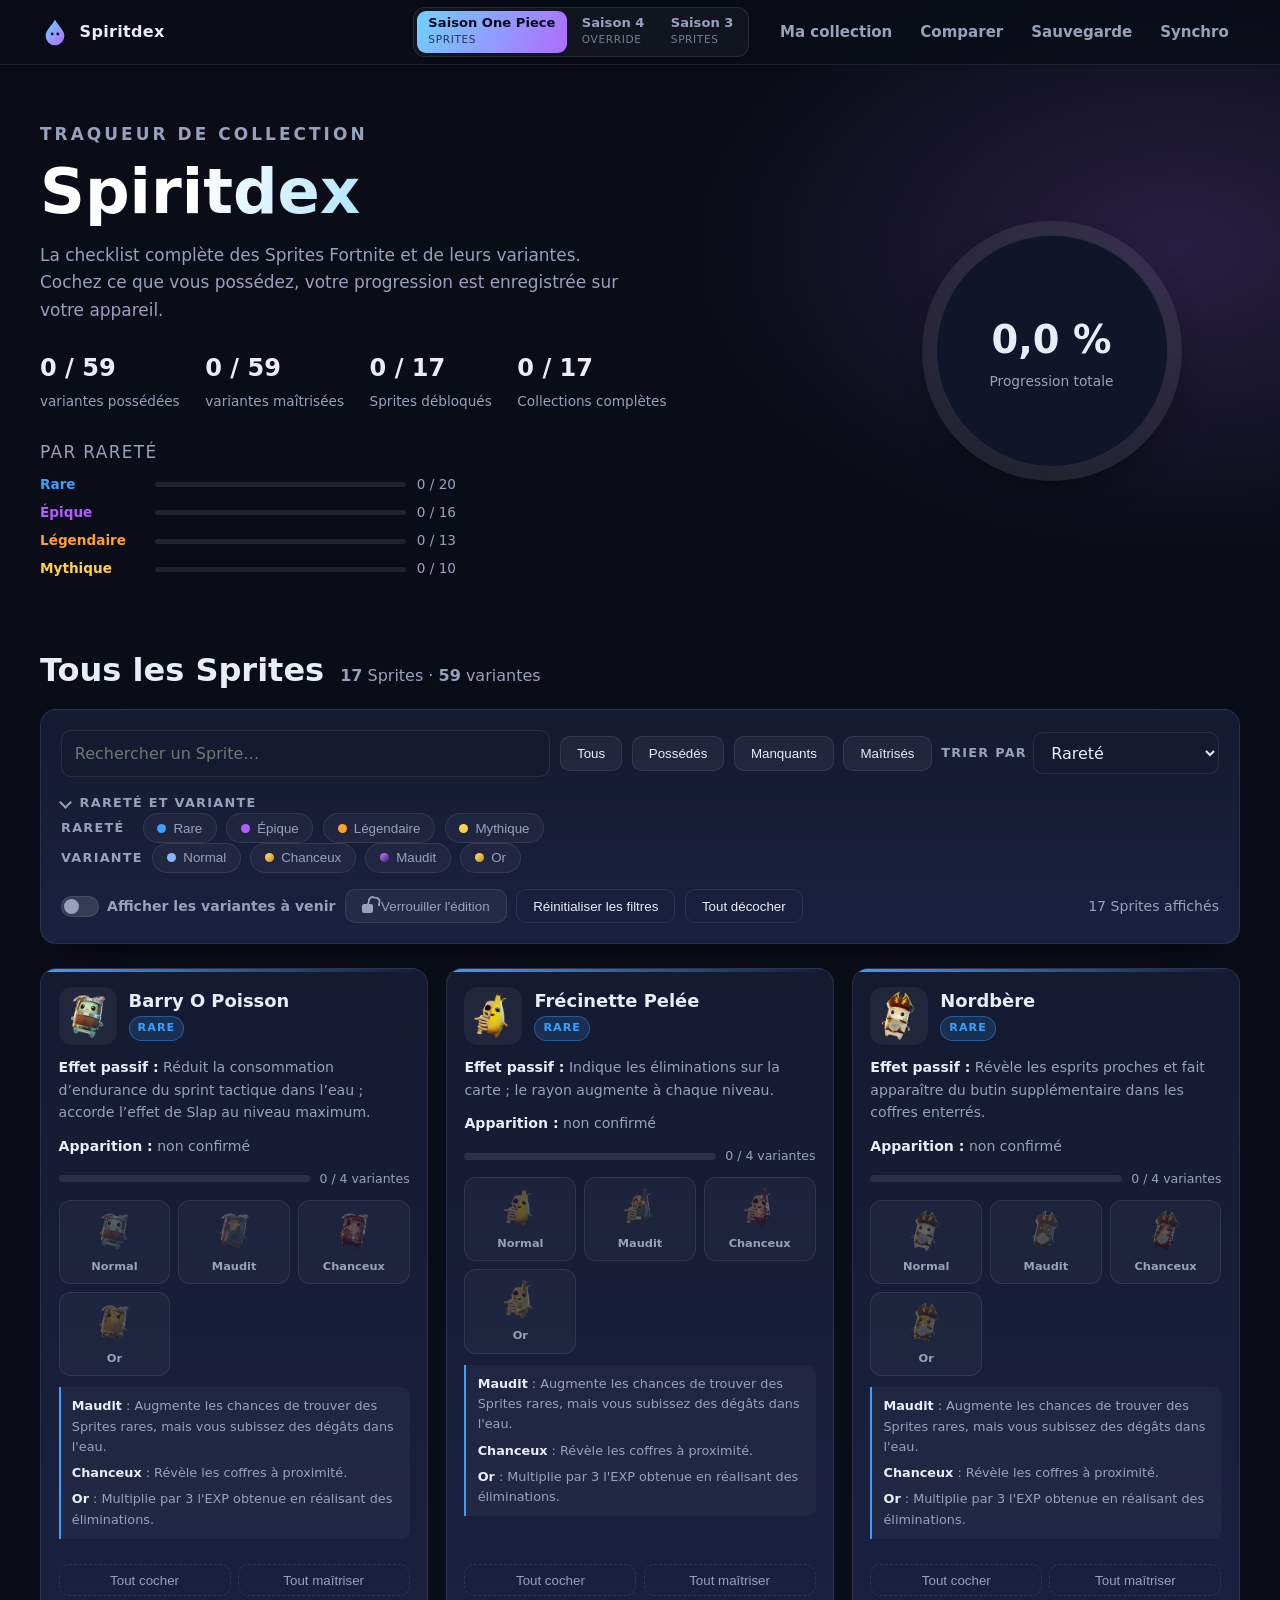
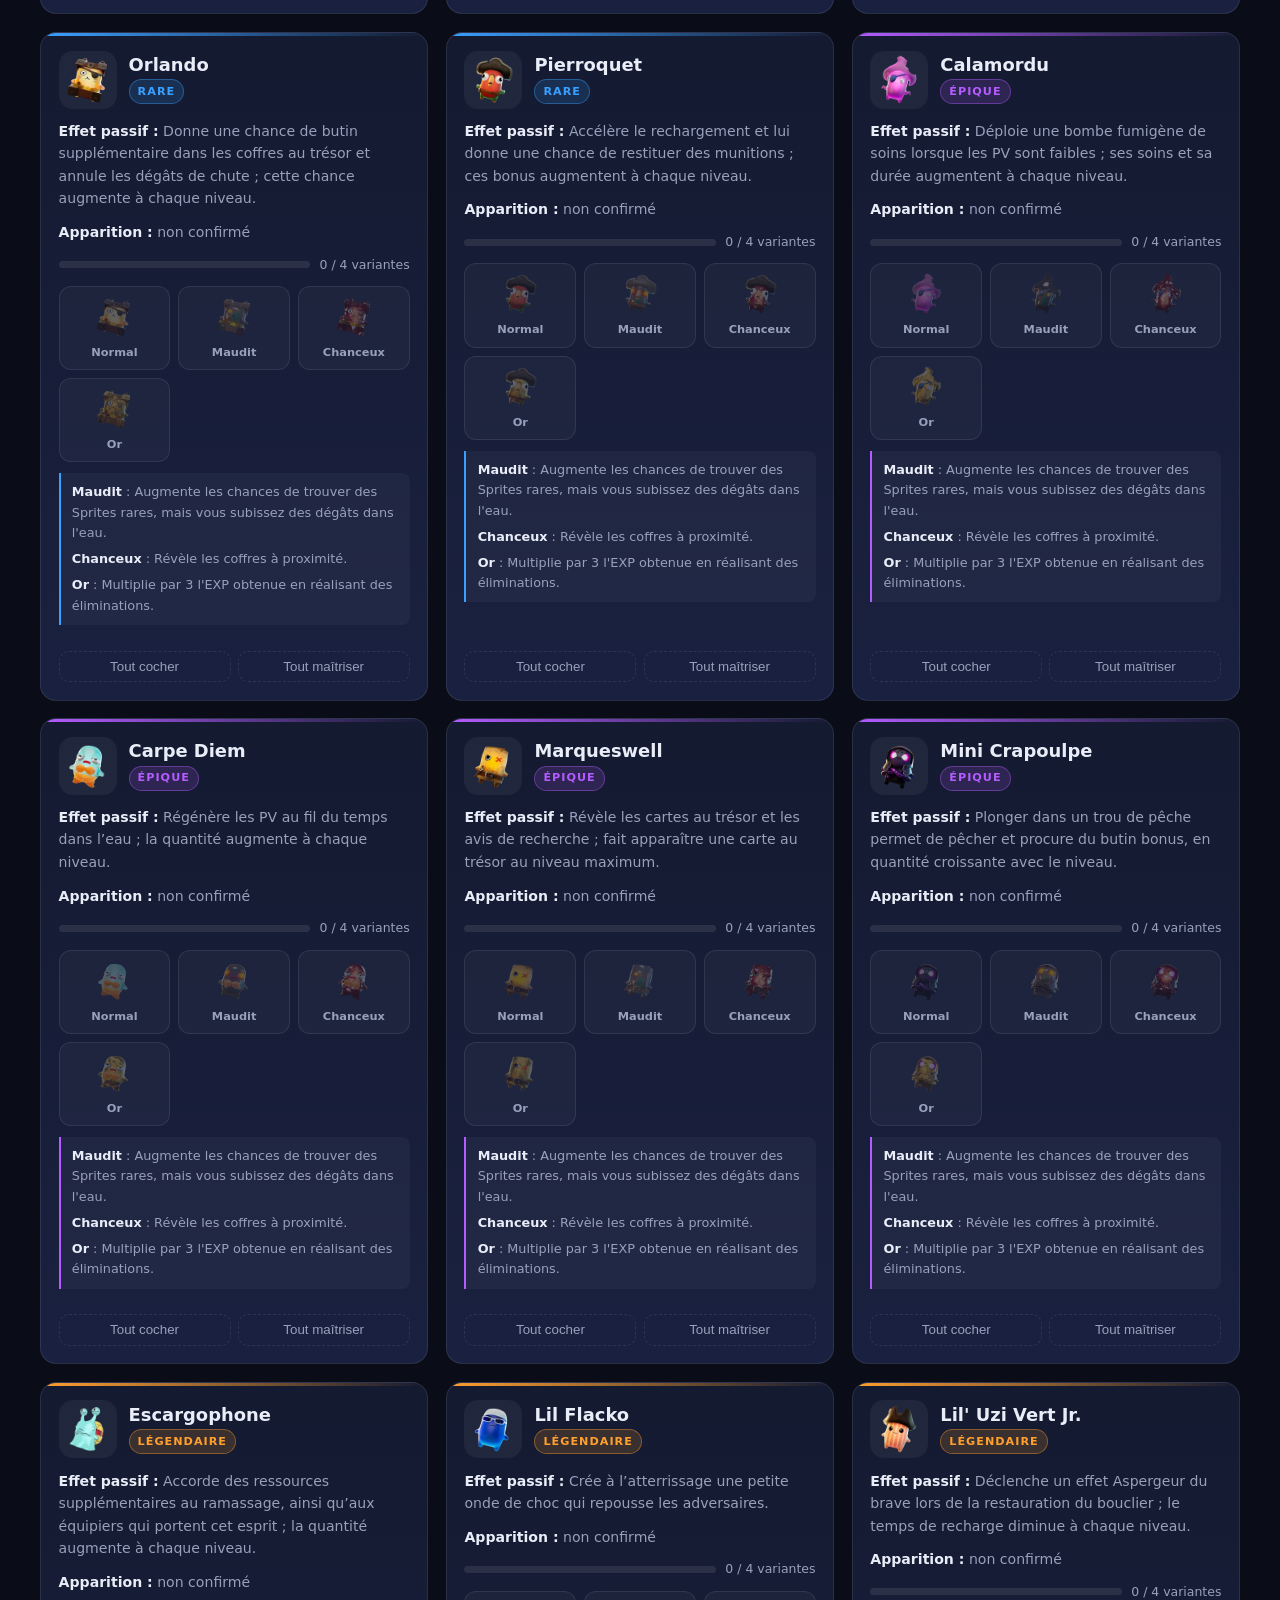
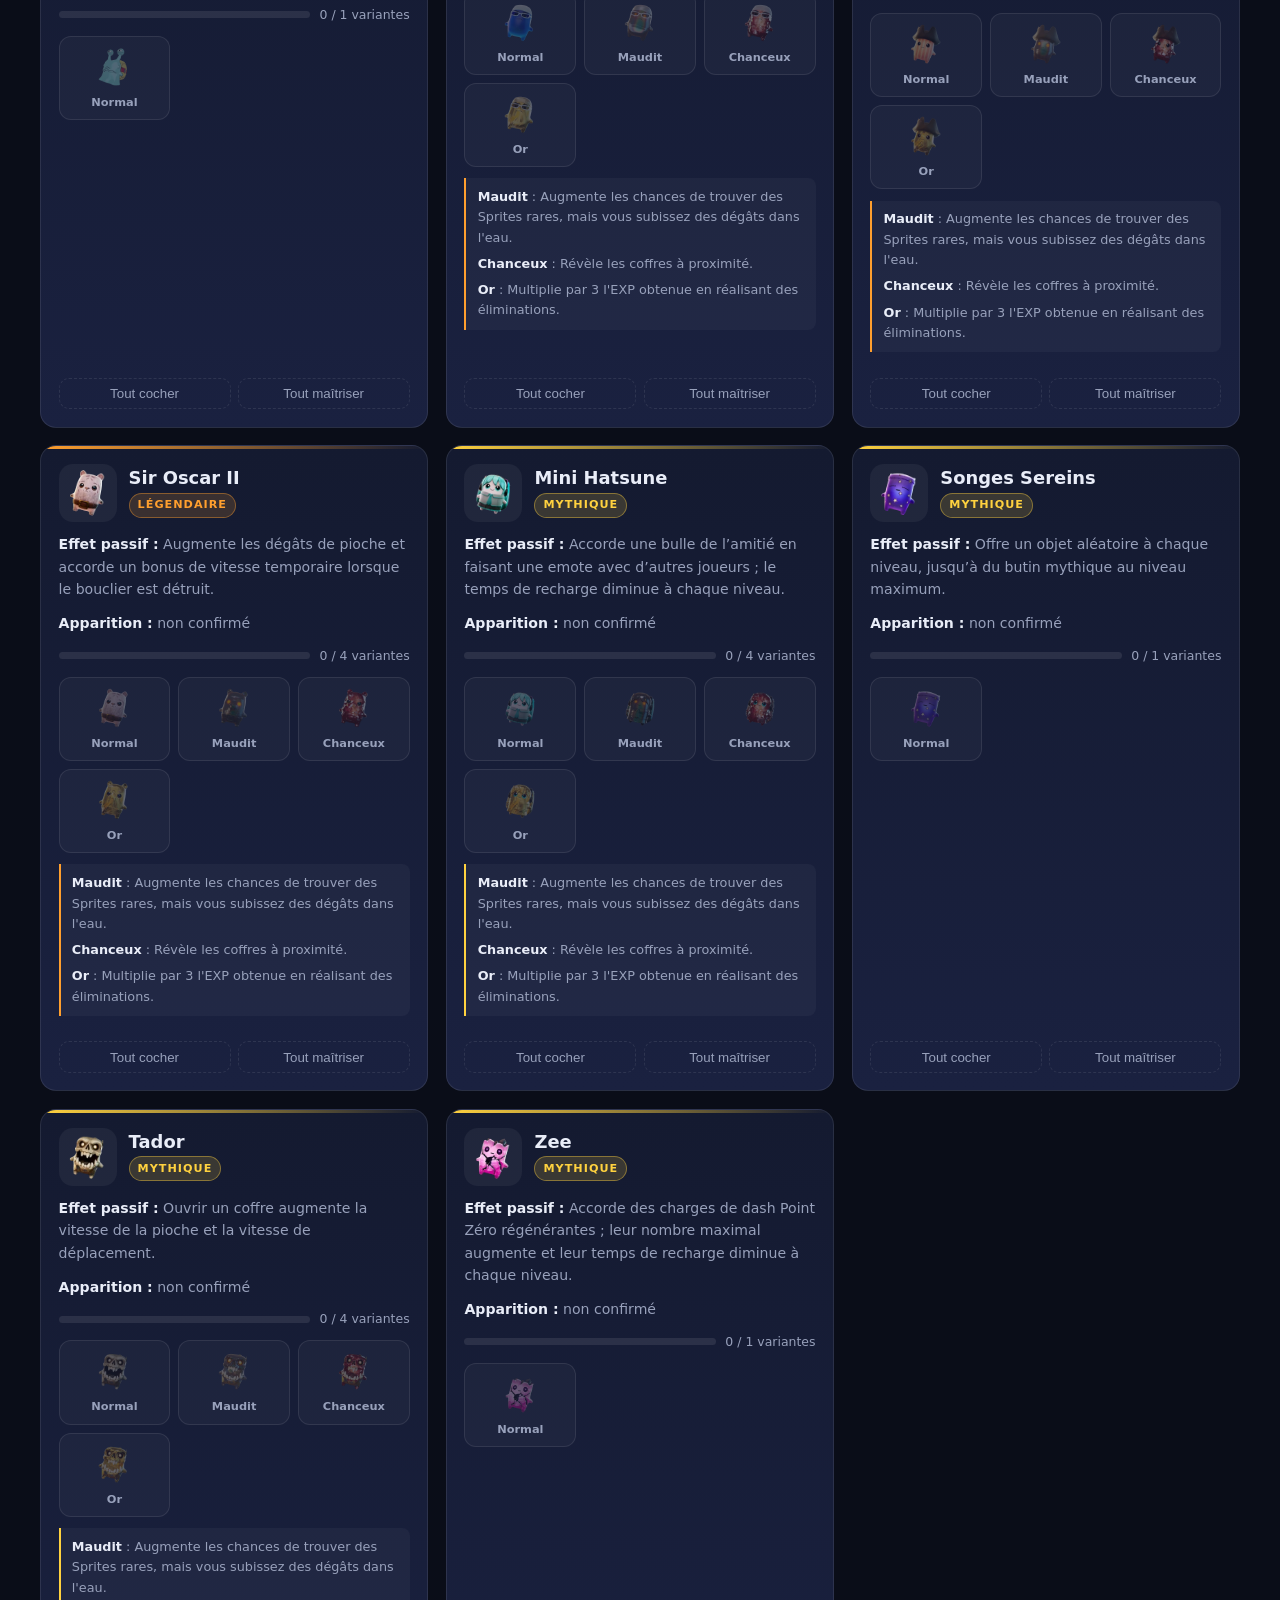
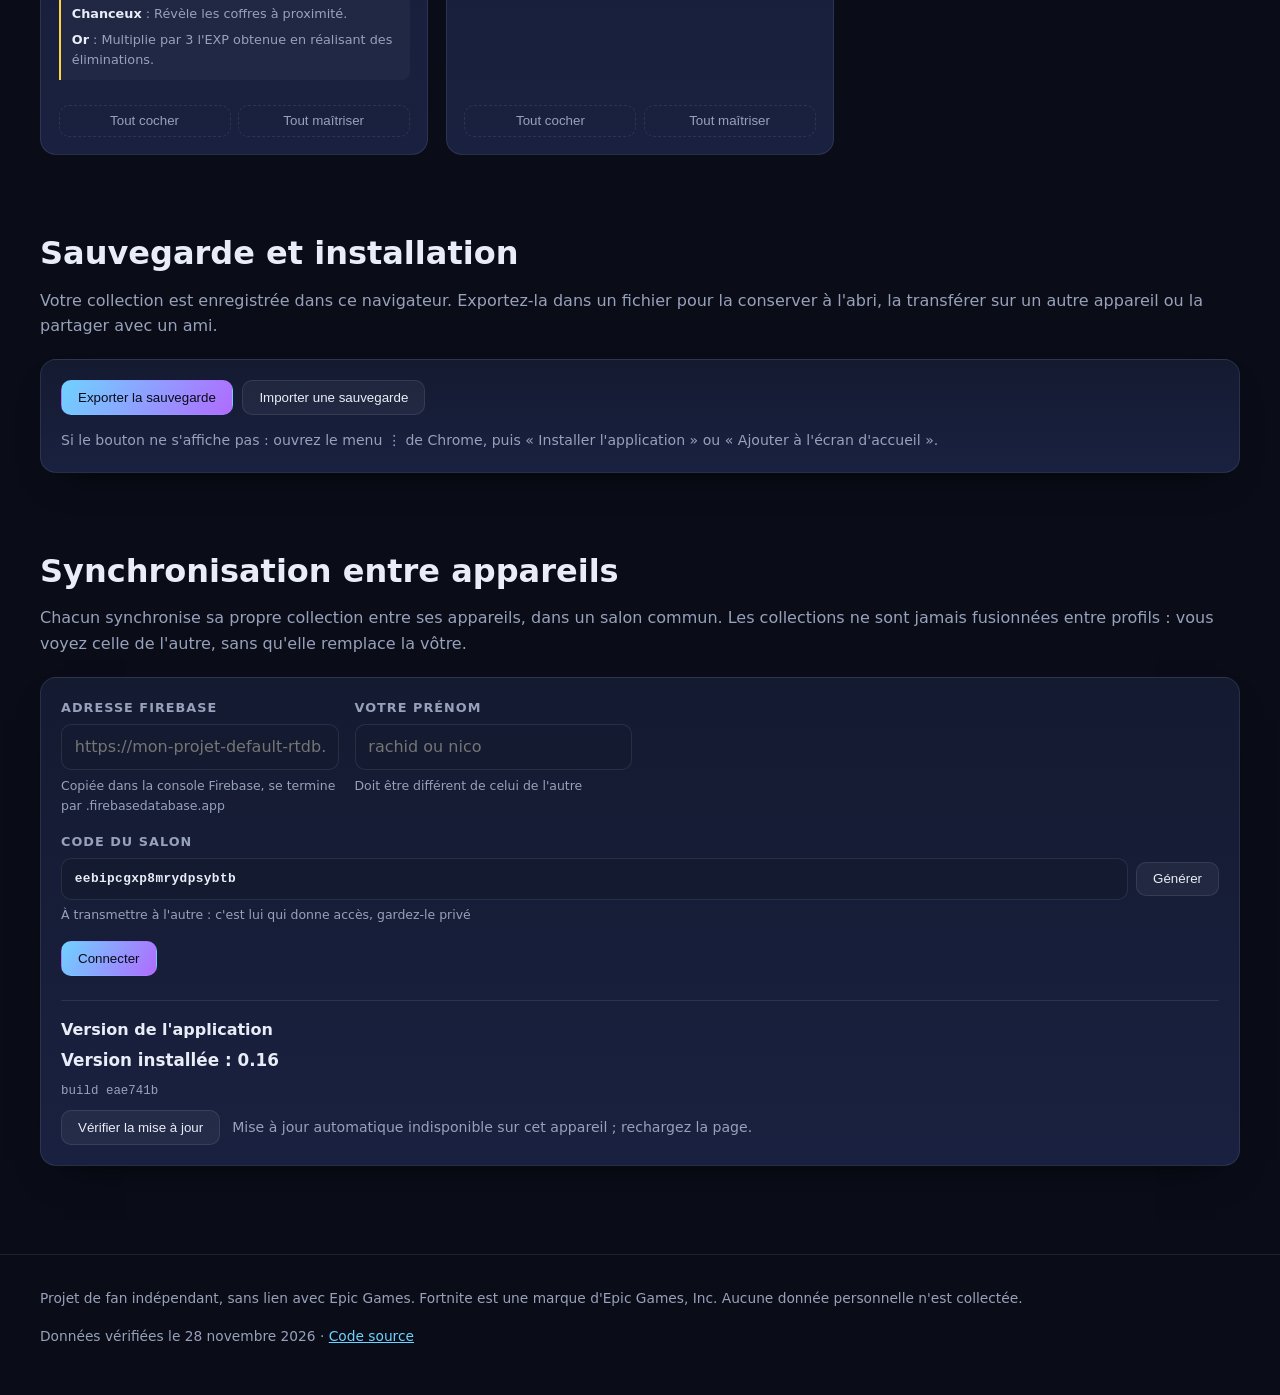
<file: index.html>
<!doctype html>
<html lang="fr">
<head>
<meta charset="utf-8">
<meta name="viewport" content="width=device-width, initial-scale=1">
<title>Spiritdex</title>
<meta name="description" content="Checklist des Sprites Fortnite et de leurs variantes.">
<link rel="canonical" href="./fr/">
<link rel="icon" href="./assets/img/favicon.svg?v=eae741b" type="image/svg+xml">
<style>
  body{margin:0;min-height:100vh;display:grid;place-items:center;background:#0a0d18;color:#e9edf8;
       font:16px/1.6 system-ui,sans-serif;text-align:center}
  a{color:#6fd2ff;font-weight:700}
</style>
<script>
  // Le site n'existe qu'en français : on redirige en conservant un éventuel
  // code de partage présent dans l'adresse.
  location.replace('./fr/' + location.search + location.hash);
</script>
</head>
<body>
  <p><a href="./fr/">Ouvrir Spiritdex</a></p>
</body>
</html>
</file>
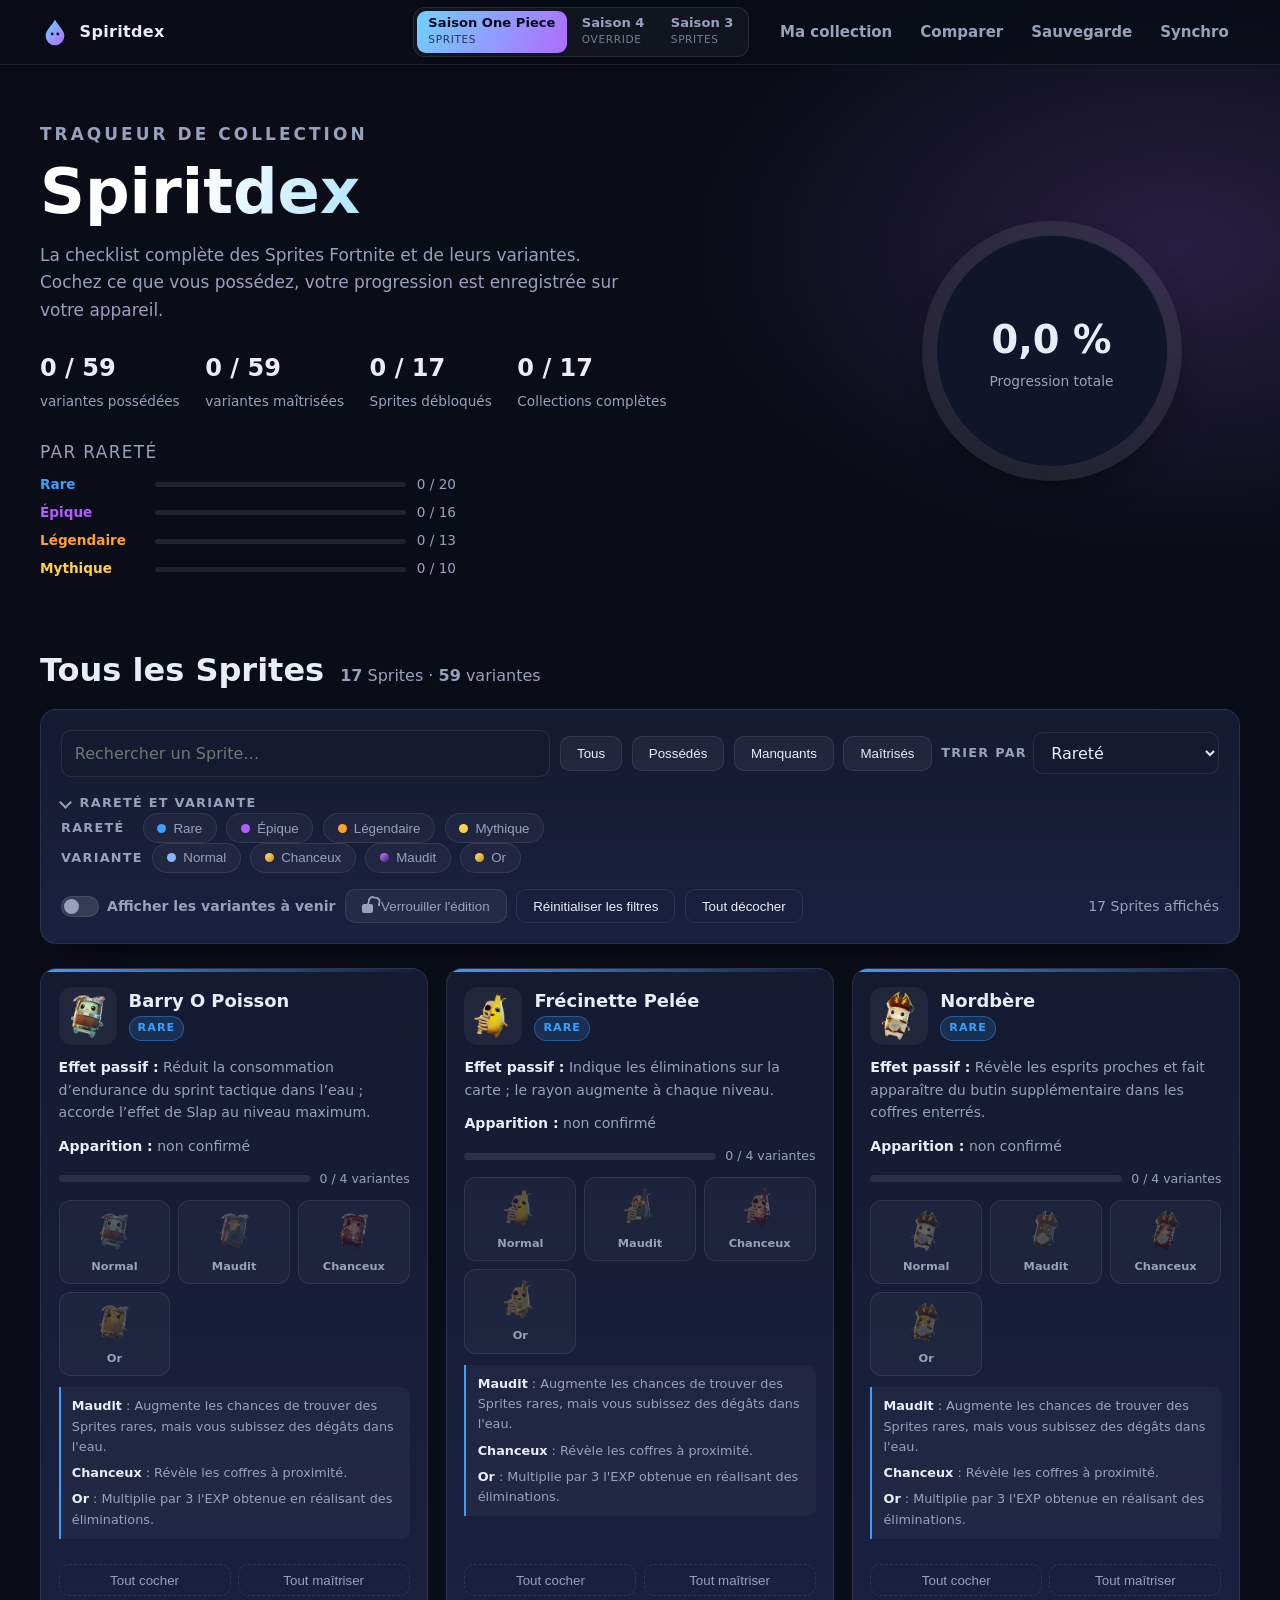
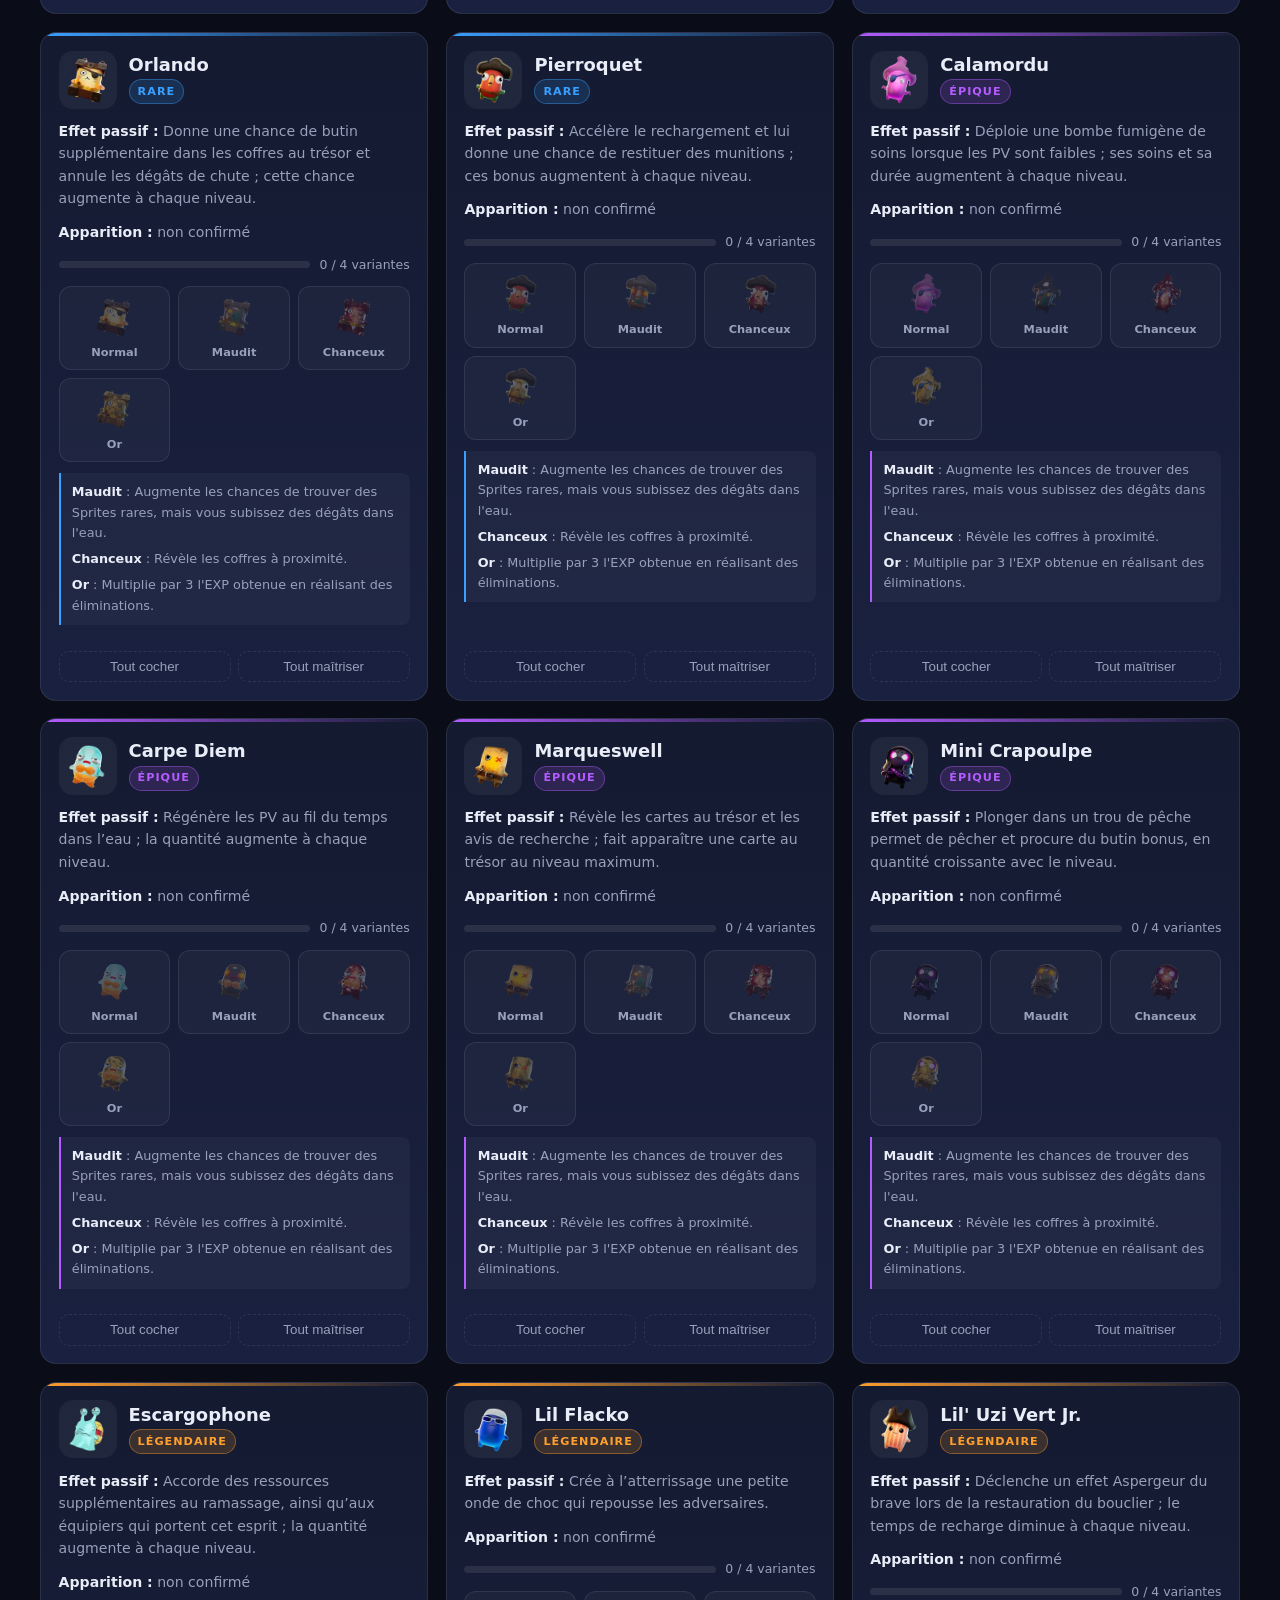
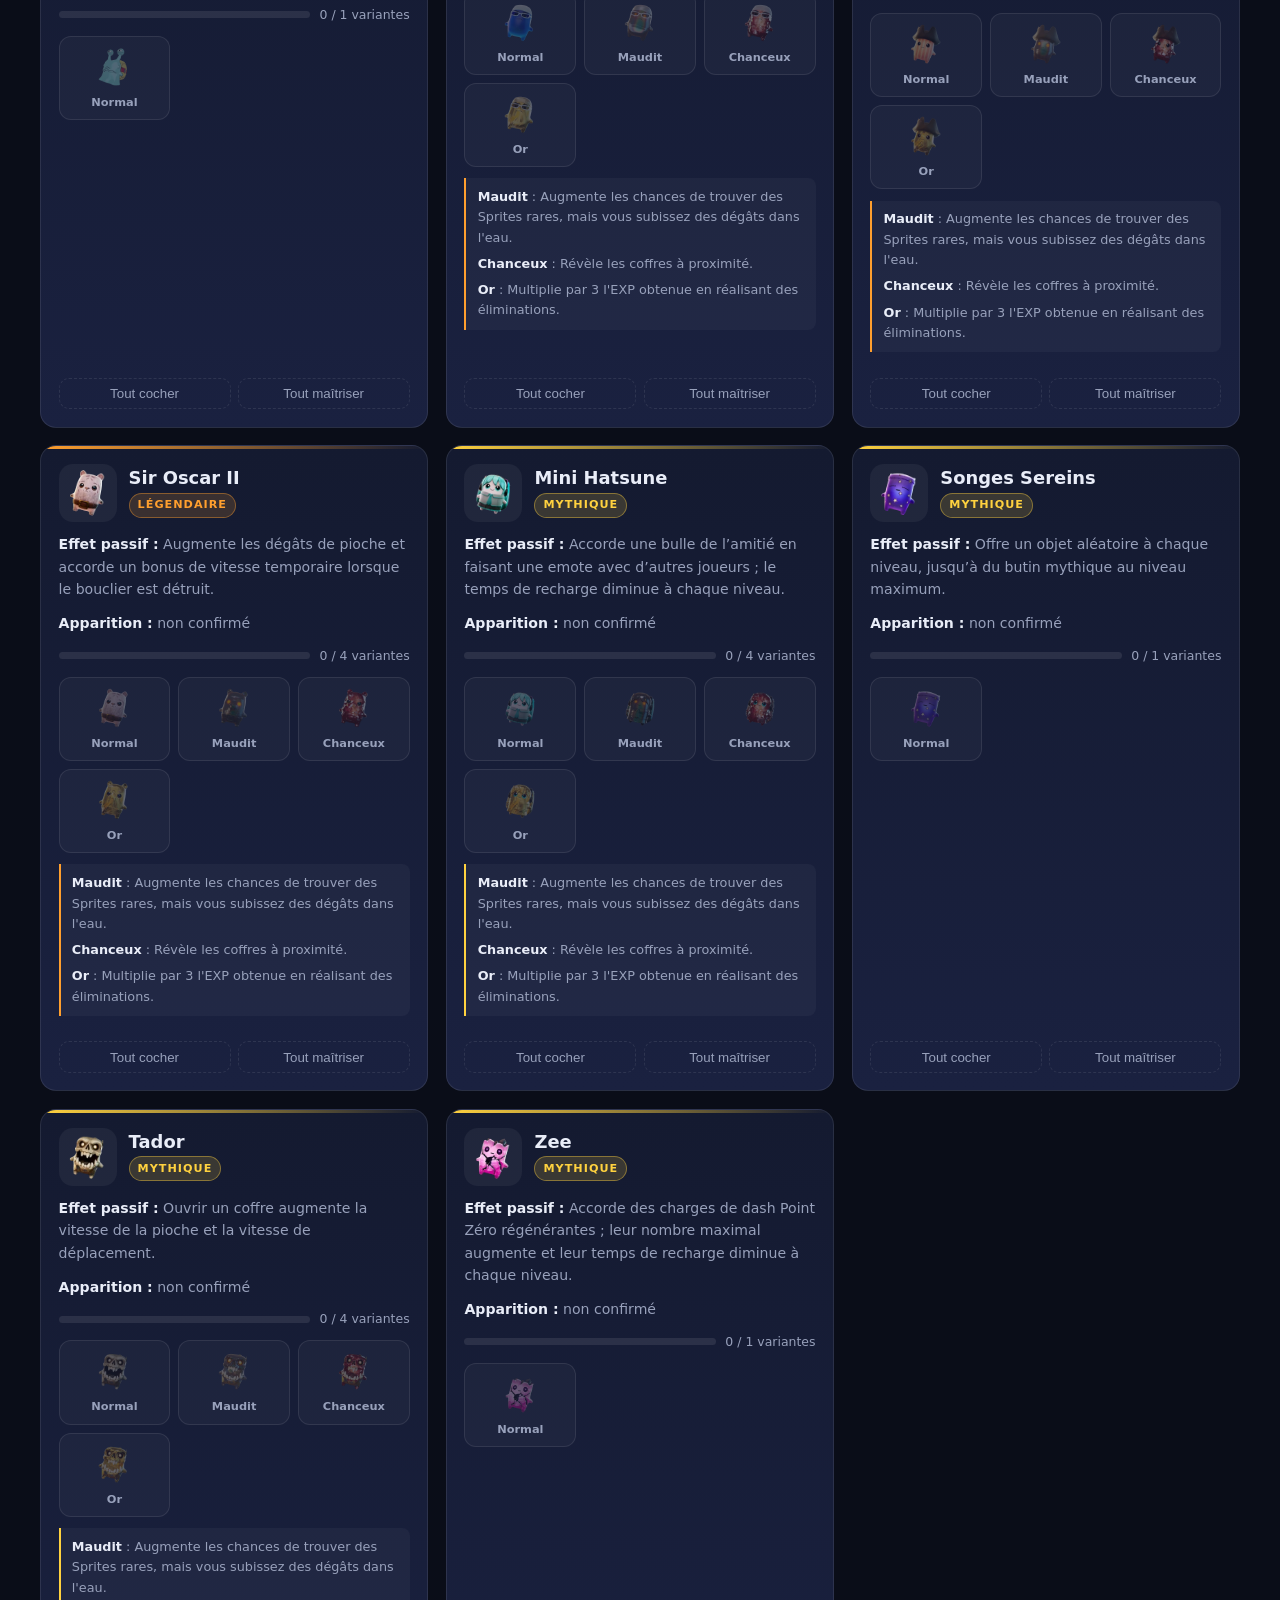
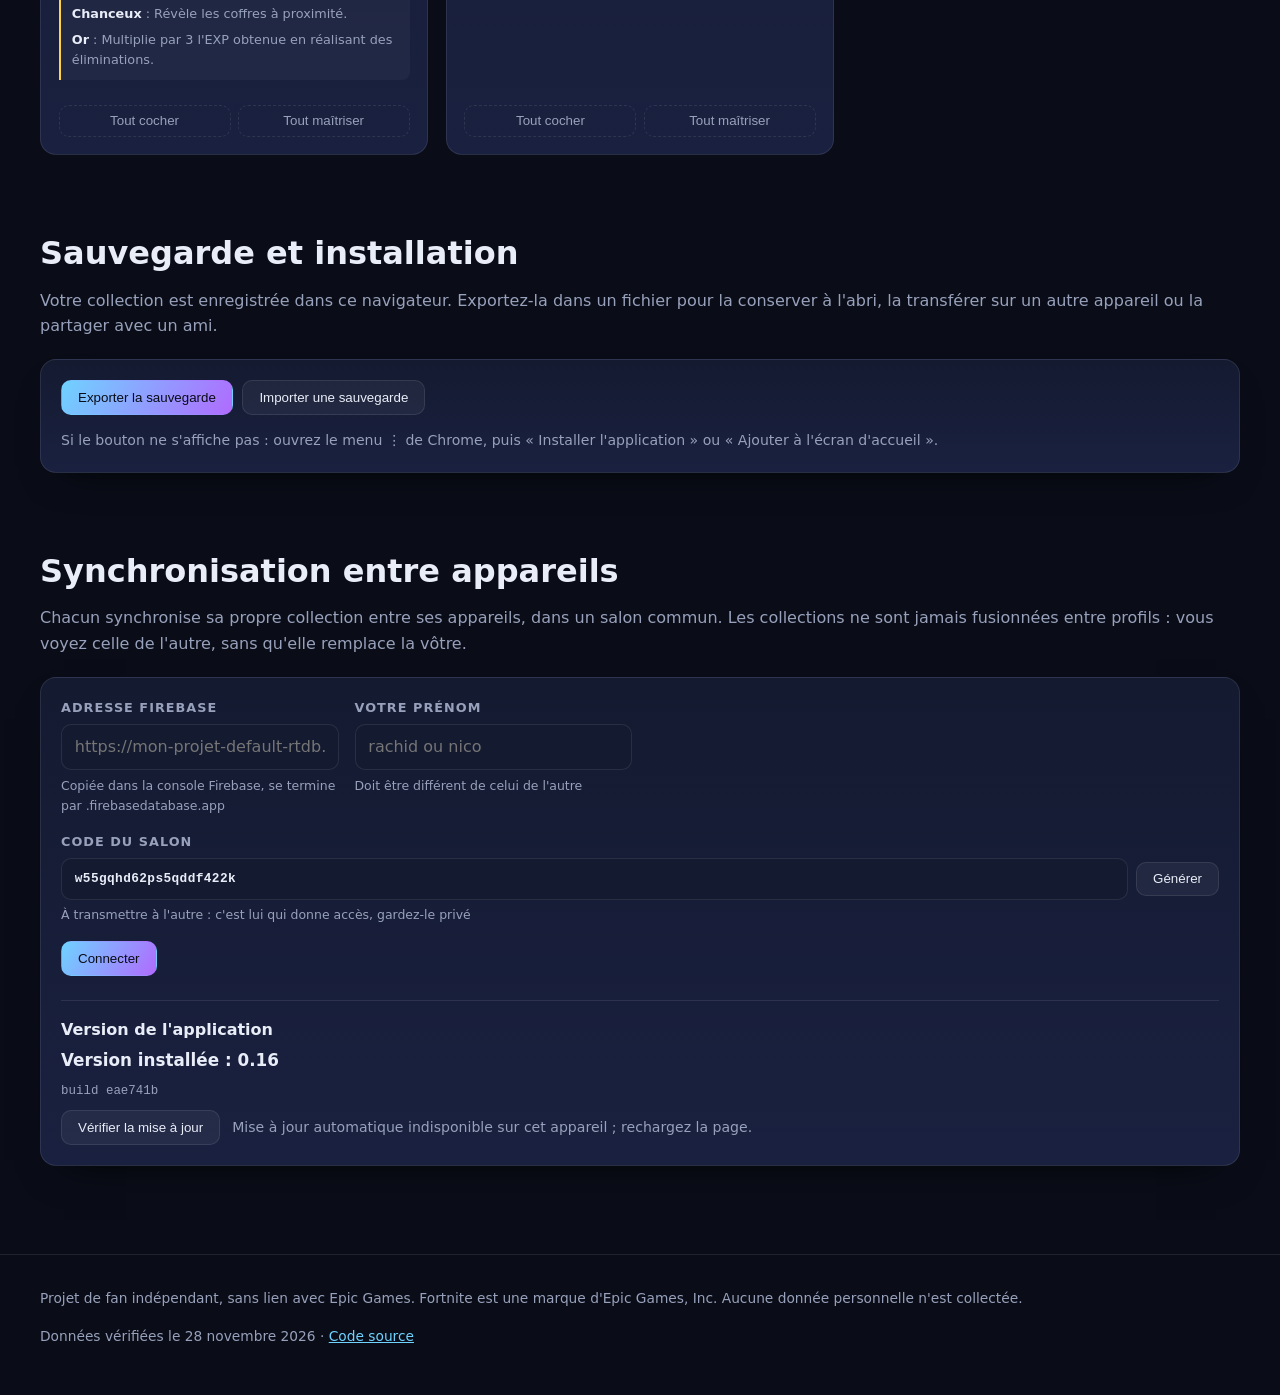
<file: fr/index.html>
<!doctype html>
<html lang="fr">
<head>
<meta charset="utf-8">
<meta name="viewport" content="width=device-width, initial-scale=1">
<title>Spiritdex — Collection et checklist des Sprites Fortnite</title>
<meta name="description" content="Cochez vos Sprites et vos variantes, suivez votre progression, trouvez des partenaires d'échange.">
<meta name="theme-color" content="#0a0d18">
<meta property="og:type" content="website">
<meta property="og:title" content="Spiritdex — Collection des Sprites Fortnite">
<meta property="og:description" content="La checklist complète des Sprites Fortnite et de leurs variantes.">
<link rel="canonical" href="./">
<link rel="icon" href="../assets/img/favicon.svg?v=eae741b" type="image/svg+xml">
<link rel="manifest" href="./manifest.webmanifest">
<link rel="apple-touch-icon" href="../assets/img/apple-touch-icon.png">
<meta name="apple-mobile-web-app-capable" content="yes">
<meta name="apple-mobile-web-app-status-bar-style" content="black-translucent">
<meta name="apple-mobile-web-app-title" content="Spiritdex">
<link rel="stylesheet" href="../assets/css/styles.css?v=eae741b">
<script>
/*
 * Secours de démarrage — volontairement hors de app.js.
 *
 * Si l'application ne démarre pas, la page reste vide et muette : impossible
 * pour l'utilisateur de comprendre ce qui se passe. Ce script vit dans le HTML,
 * toujours récupéré sur le réseau, et sert de filet.
 *
 * Premier échec  : on nettoie le service worker et on recharge, ce qui répare
 *                  un cache incohérent.
 * Second échec   : le problème vient d'ailleurs — le plus souvent un bloqueur
 *                  de publicité qui empêche le chargement d'un fichier. On
 *                  l'explique au lieu de laisser une page blanche.
 */
(function () {
  var CLE = 'sprite-tracker:reparation';
  var DELAI = 6000;

  function dejaTente() {
    try { return !!sessionStorage.getItem(CLE); } catch (e) { return false; }
  }
  function noterTentative() {
    try { sessionStorage.setItem(CLE, '1'); } catch (e) {}
  }

  function expliquer() {
    if (document.getElementById('panne')) return;
    var d = document.createElement('div');
    d.id = 'panne';
    d.setAttribute('role', 'alert');
    d.innerHTML =
      '<h2>Le site n\'a pas pu démarrer</h2>' +
      '<p>La cause la plus fréquente est un <b>bloqueur de publicité</b> (AdGuard, ' +
      'uBlock, Brave, DNS filtrant…) qui empêche le chargement d\'un fichier du site.</p>' +
      '<p>Ajoutez <b>ce site à ses exceptions</b>, ou désactivez-le le temps d\'une visite, ' +
      'puis rechargez. Votre collection n\'est pas perdue : elle est enregistrée sur cet ' +
      'appareil.</p>' +
      '<p><button type="button" id="panne-recharger">Recharger</button></p>';
    document.body.appendChild(d);
    document.getElementById('panne-recharger').onclick = function () {
      try { sessionStorage.removeItem(CLE); } catch (e) {}
      location.reload();
    };
  }

  setTimeout(function () {
    if (window.__spriteDemarre) return;            // tout va bien

    if (dejaTente()) { expliquer(); return; }      // le nettoyage n'a rien changé
    noterTentative();

    if (!('serviceWorker' in navigator)) { expliquer(); return; }

    navigator.serviceWorker.getRegistration().then(function (reg) {
      var attente = reg && (reg.waiting || reg.installing);
      if (attente) {
        attente.postMessage('skip-waiting');
        navigator.serviceWorker.addEventListener('controllerchange', function () {
          location.reload();
        });
        return;
      }
      return navigator.serviceWorker.getRegistrations().then(function (regs) {
        if (!regs.length) { expliquer(); return; }
        return Promise.all(regs.map(function (r) { return r.unregister(); }))
          .then(function () { location.reload(); });
      });
    }).catch(expliquer);
  }, DELAI);

  if ('serviceWorker' in navigator) {
    navigator.serviceWorker.register('../sw.js', { scope: '../' }).catch(function () {});
  }
})();
</script>

</head>
<body>
<a class="skip" href="#collection">Aller au contenu</a>

<header class="site-header">
  <div class="wrap">
    <a class="brand" href="./">
      <svg viewBox="0 0 64 64" aria-hidden="true">
        <defs><linearGradient id="bg1" x1="0" y1="0" x2="1" y2="1">
          <stop offset="0%" stop-color="#6fd2ff"/><stop offset="100%" stop-color="#b06bff"/>
        </linearGradient></defs>
        <path d="M32 6 C 42 22, 52 30, 52 40 a 20 20 0 0 1 -40 0 C 12 30, 22 22, 32 6 Z"
              fill="url(#bg1)"/>
        <circle cx="26" cy="36" r="3" fill="#0a0d18"/>
        <circle cx="38" cy="36" r="3" fill="#0a0d18"/>
      </svg>
      Spiritdex
    </a>
    <div class="seasons" id="season-switch" role="group" aria-label="Saison"></div>
    <nav class="site-nav" aria-label="Navigation principale">
      <a href="#collection" data-t="nav.collection">Ma collection</a>
      <a href="#comparer" data-t="nav.compare">Comparer</a>
      <a href="#codes" data-t="nav.codes">Codes</a>
      <a href="#sauvegarde" data-t="nav.backup">Sauvegarde</a>
      <a href="#synchro" data-t="nav.sync">Synchro</a>
    </nav>
  </div>
</header>

<main>
  <section class="hero">
    <div class="wrap hero__grid">
      <div>
        <p class="kicker" data-t="hero.kicker">Traqueur de collection</p>
        <h1 data-t="hero.title">Spiritdex</h1>
        <p data-t="hero.subtitle"></p>
        <div class="hero__stats">
          <div class="stat">
            <b id="progress-slots">0 / 0</b>
            <span data-t="hero.slotsLabel">variantes possédées</span>
          </div>
          <div class="stat">
            <b id="progress-mastered">0 / 0</b>
            <span data-t="hero.masteredLabel">variantes maîtrisées</span>
          </div>
          <div class="stat">
            <b id="progress-sprites">0 / 0</b>
            <span data-t="hero.spritesLabel">Sprites débloqués</span>
          </div>
          <div class="stat">
            <b id="progress-complete">0 / 0</b>
            <span data-t="hero.completeLabel">Collections complètes</span>
          </div>
        </div>
        <div class="rarities">
          <p class="rarities__label" data-t="hero.byRarity">Par rareté</p>
          <ul class="rarities__list" id="progress-rarity"></ul>
        </div>
      </div>
      <div class="ring" id="progress-ring" role="progressbar"
           aria-valuemin="0" aria-valuemax="100" aria-valuenow="0" aria-label="Progression">
        <div class="ring__inner">
          <div class="ring__pct" id="progress-pct">0 %</div>
          <div class="ring__sub" data-t="hero.progressLabel">Progression totale</div>
        </div>
      </div>
    </div>
  </section>

  <section class="section" id="collection">
    <div class="wrap">
      <div class="section__head">
        <h2 data-t="filters.heading">Tous les Sprites</h2>
        <p><b id="total-sprites">0</b> Sprites · <b id="total-slots">0</b> variantes</p>
      </div>
      <p class="season-note" id="season-note" hidden></p>

      <div class="panel toolbar">
        <div class="toolbar__row">
          <input type="search" id="search" placeholder="Rechercher un Sprite…">
          <div id="status-filters" class="toolbar__row" role="group" aria-label="Statut">
            <button type="button" class="btn" data-status="all" aria-pressed="true" data-t="filters.all">Tous</button>
            <button type="button" class="btn" data-status="owned" aria-pressed="false" data-t="filters.owned">Possédés</button>
            <button type="button" class="btn" data-status="missing" aria-pressed="false" data-t="filters.missing">Manquants</button>
            <button type="button" class="btn" data-status="mastered" aria-pressed="false" data-t="filters.masteredOnly">Maîtrisés</button>
          </div>
          <label class="toolbar__row" style="gap:.4rem">
            <span class="toolbar__label" style="min-width:auto" data-t="filters.sortLabel">Trier par</span>
            <select id="sort">
              <option value="rarity" data-t="filters.sortRarity">Rareté</option>
              <option value="name" data-t="filters.sortName">Nom</option>
              <option value="progress" data-t="filters.sortProgress">Progression</option>
              <option value="mastery" data-t="filters.sortMastery">Maîtrise</option>
              <option value="drop" data-t="filters.sortDrop">Taux d'apparition</option>
            </select>
          </label>
        </div>
        <details class="toolbar__more" id="filtres-avances">
          <summary>
            <span data-t="filters.more">Rareté et variante</span>
            <span class="toolbar__badge" id="filters-active" hidden></span>
          </summary>
          <div class="toolbar__row">
            <span class="toolbar__label" data-t="filters.rarity">Rareté</span>
            <div id="rarity-filters" class="toolbar__row" role="group"></div>
          </div>
          <div class="toolbar__row">
            <span class="toolbar__label" data-t="filters.variant">Variante</span>
            <div id="variant-filters" class="toolbar__row" role="group"></div>
          </div>
        </details>
        <div class="toolbar__row">
          <label class="switch">
            <input type="checkbox" id="show-unreleased">
            <span class="switch__track" aria-hidden="true"><span class="switch__dot"></span></span>
            <span data-t="filters.showUnreleased">Afficher les variantes à venir</span>
          </label>
          <button type="button" class="btn btn--lock" id="lock-toggle" aria-pressed="false">
            <span class="lock__icon" aria-hidden="true"></span>
            <span class="lock__label" data-t="filters.lock">Verrouiller l'édition</span>
          </button>
          <button type="button" class="btn btn--ghost" id="clear-filters" data-t="filters.clear">Réinitialiser les filtres</button>
          <button type="button" class="btn btn--ghost" id="reset" data-t="hero.reset">Tout décocher</button>
          <span class="toolbar__meta" id="result-count"></span>
        </div>
      </div>

      <div class="grid" id="grid"></div>
    </div>
  </section>


  <section class="section view" id="comparer" hidden>
    <div class="wrap">
      <div class="section__head">
        <h2 data-t="compare.heading">Comparer les collections</h2>
        <p data-t="compare.intro"></p>
      </div>

      <div class="panel compare__setup" id="compare-setup" hidden>
        <p id="compare-setup-msg"></p>
        <a class="btn btn--primary" href="#synchro" id="compare-goto-sync" data-t="compare.goSync">Aller à la synchro</a>
      </div>

      <div id="compare-main" hidden>
        <div class="versus" id="compare-versus"></div>

        <div class="panel toolbar compare__toolbar">
          <div class="toolbar__row">
            <label class="toolbar__row" style="gap:.4rem">
              <span class="toolbar__label" style="min-width:auto" data-t="compare.with">Comparer avec</span>
              <select id="compare-who"></select>
            </label>
            <button type="button" class="btn" id="compare-refresh" data-t="compare.refresh">Actualiser</button>
            <button type="button" class="btn" id="compare-copy" data-t="compare.copyMissing">Copier ma liste de manques</button>
            <span class="toolbar__meta" id="compare-count"></span>
          </div>
          <div class="toolbar__row" id="compare-filters" role="group"></div>
        </div>

        <div class="grid" id="compare-grid"></div>
      </div>

      <div class="section__head section__head--sub">
        <h3 data-t="compare.shareHeading">Partager ma collection</h3>
        <p data-t="compare.shareIntro"></p>
      </div>
      <div class="panel">
        <div class="trade__actions">
          <button type="button" class="btn btn--primary" id="copy-link" data-t="trade.share">Copier le lien de partage</button>
          <button type="button" class="btn" id="export-image" data-t="trade.exportImage">Exporter en image</button>
        </div>
        <details class="trade__details">
          <summary data-t="compare.detail">Voir le détail case par case</summary>
          <div class="trade">
            <div class="trade__col">
              <h4><span data-t="trade.want">Ce qu'il me manque</span> <span id="trade-want-count">0</span></h4>
              <div id="trade-want"></div>
            </div>
            <div class="trade__col">
              <h4><span data-t="trade.have">Ce que je possède</span> <span id="trade-have-count">0</span></h4>
              <div id="trade-have"></div>
            </div>
          </div>
        </details>
      </div>
    </div>
  </section>


  <section class="section" id="codes" hidden>
    <div class="wrap">
      <div class="section__head">
        <h2 data-t="codes.heading">Codes du panneau admin</h2>
        <p><b id="codes-progress">0 / 0</b></p>
      </div>
      <p class="season-note" data-t="codes.intro"></p>

      <div class="panel toolbar">
        <div class="toolbar__row" id="codes-filters" role="group"></div>
      </div>

      <div class="codes" id="codes-list"></div>
    </div>
  </section>

  <section class="section" id="sauvegarde">
    <div class="wrap">
      <div class="section__head">
        <h2 data-t="backup.heading">Sauvegarde et installation</h2>
        <p data-t="backup.intro"></p>
      </div>
      <div class="panel backup">
        <div class="backup__row">
          <button type="button" class="btn btn--primary" id="export-backup" data-t="backup.export">Exporter la sauvegarde</button>
          <button type="button" class="btn" id="import-backup" data-t="backup.import">Importer une sauvegarde</button>
          <input type="file" id="backup-file" accept="application/json,.json" hidden>
          <button type="button" class="btn" id="install-app" hidden data-t="backup.install">Installer l'application</button>
          <span class="backup__state" id="backup-state"></span>
        </div>
        <p class="backup__hint" data-t="backup.installHint"></p>
      </div>
    </div>
  </section>


  <section class="section" id="synchro">
    <div class="wrap">
      <div class="section__head">
        <h2 data-t="sync.heading">Synchronisation entre appareils</h2>
        <p data-t="sync.intro"></p>
      </div>

      <div class="panel">
        <form class="sync__form" id="sync-form">
          <label class="field">
            <span data-t="sync.url">Adresse Firebase</span>
            <input type="url" id="sync-url" placeholder="https://mon-projet-default-rtdb.europe-west1.firebasedatabase.app" required>
            <small data-t="sync.urlHint"></small>
          </label>
          <label class="field">
            <span data-t="sync.profile">Votre prénom</span>
            <input type="text" id="sync-profile" placeholder="rachid ou nico" required>
            <small data-t="sync.profileHint"></small>
          </label>
          <label class="field field--wide">
            <span data-t="sync.room">Code du salon</span>
            <span class="field__row">
              <input type="text" id="sync-room" required>
              <button type="button" class="btn" id="sync-generate" data-t="sync.generate">Générer</button>
            </span>
            <small data-t="sync.roomHint"></small>
          </label>
          <div class="sync__actions">
            <button type="submit" class="btn btn--primary" id="sync-connect" data-t="sync.connect">Connecter</button>
            <button type="button" class="btn" id="sync-now" hidden data-t="sync.syncNow">Synchroniser</button>
            <button type="button" class="btn btn--ghost" id="sync-disconnect" hidden data-t="sync.disconnect">Se déconnecter</button>
            <span class="sync__state" id="sync-state"></span>
          </div>
        </form>


        <div class="version" id="version-bloc">
          <h3 data-t="backup.versionHeading">Version de l'application</h3>
          <p class="version__id" id="version-actuelle"></p>
          <p class="version__build" id="version-build"></p>
          <div class="version__row">
            <button type="button" class="btn" id="check-update" data-t="backup.checkUpdate">Vérifier la mise à jour</button>
            <span class="version__state" id="version-state"></span>
          </div>
        </div>
        <div class="sync__others" id="sync-others" hidden>
          <h3 data-t="sync.others">Collections du salon</h3>
          <ul class="sync__list" id="sync-profiles"></ul>
        </div>
      </div>
    </div>
  </section>

</main>

<footer class="site-footer">
  <div class="wrap">
    <p data-t="footer.disclaimer"></p>
    <p><span id="data-date"></span> · <a href="https://github.com/rachid598/sprite" data-t="footer.source">Code source</a></p>
    <p class="footer__note" id="drop-source"></p>
  </div>
</footer>

<dialog id="import-dialog">
  <h2 data-t="trade.importTitle">Progression importée</h2>
  <p data-t="trade.importBody"></p>
  <span id="import-compare"></span>
  <div class="dialog__actions">
    <button type="button" class="btn btn--primary" data-import="replace" data-t="trade.importReplace">Remplacer la mienne</button>
    <button type="button" class="btn" data-import="merge" data-t="trade.importMerge">Fusionner les deux</button>
    <button type="button" class="btn btn--ghost" data-import="keep" data-t="trade.importKeep">Garder la mienne</button>
  </div>
</dialog>


<dialog id="compare-dialog" class="compare">
  <div class="compare__body" id="compare-body"></div>
  <div class="dialog__actions">
    <button type="button" class="btn btn--primary" id="compare-close" data-t="sync.close">Fermer</button>
  </div>
</dialog>

<div class="toasts" id="toasts" role="status" aria-live="polite"></div>

<script type="module" src="../assets/js/app.js?v=eae741b"></script>
</body>
</html>
</file>
<file: assets/css/styles.css>
:root {
  --bg: #0a0d18;
  --bg-2: #10152a;
  --panel: #141a30;
  --panel-2: #1a2140;
  --line: rgba(255, 255, 255, 0.09);
  --text: #e9edf8;
  --muted: #98a1bb;
  --accent: #6fd2ff;
  --accent-2: #b06bff;
  --ok: #55e39b;
  --radius: 16px;
  --shadow: 0 18px 40px -24px rgba(0, 0, 0, 0.9);
  --max: 1200px;
}

* {
  box-sizing: border-box;
}

/* Un `display` explicite l'emporterait sur la règle par défaut de l'attribut
   hidden : on le réaffirme une fois pour toutes. */
[hidden] {
  display: none !important;
}

html {
  scroll-behavior: smooth;
  /* le header est collant : décale les ancres pour ne pas passer dessous */
  scroll-padding-top: 80px;
}

body {
  margin: 0;
  background:
    radial-gradient(900px 600px at 12% -8%, rgba(111, 210, 255, 0.16), transparent 60%),
    radial-gradient(800px 500px at 92% 4%, rgba(176, 107, 255, 0.18), transparent 60%),
    var(--bg);
  color: var(--text);
  font: 16px/1.6 system-ui, -apple-system, 'Segoe UI', Roboto, sans-serif;
  -webkit-font-smoothing: antialiased;
}

h1, h2, h3 {
  line-height: 1.15;
  margin: 0;
}

p {
  margin: 0;
}

a {
  color: var(--accent);
}

.wrap {
  width: min(100% - 2.5rem, var(--max));
  margin-inline: auto;
}

.skip {
  position: absolute;
  left: -9999px;
}

.skip:focus {
  left: 1rem;
  top: 1rem;
  z-index: 50;
  background: var(--panel);
  padding: 0.6rem 1rem;
  border-radius: 10px;
}

/* ------------------------------------------------------------------ nav */

.site-header {
  position: sticky;
  top: 0;
  z-index: 30;
  backdrop-filter: blur(14px);
  background: rgba(10, 13, 24, 0.78);
  border-bottom: 1px solid var(--line);
}

.site-header .wrap {
  display: flex;
  align-items: center;
  gap: 1.25rem;
  min-height: 64px;
  /* Marque, sélecteur de saison et navigation : sur petit écran la rangée
     déborderait, on la laisse passer à la ligne. */
  flex-wrap: wrap;
  row-gap: 0.5rem;
}

.brand {
  display: flex;
  align-items: center;
  gap: 0.6rem;
  font-weight: 800;
  letter-spacing: 0.02em;
  color: var(--text);
  text-decoration: none;
  margin-right: auto;
}

.brand svg {
  width: 30px;
  height: 30px;
}

.site-nav {
  display: flex;
  gap: 0.35rem;
  align-items: center;
  flex-wrap: wrap;
}

.site-nav a {
  color: var(--muted);
  text-decoration: none;
  padding: 0.45rem 0.7rem;
  border-radius: 10px;
  font-size: 0.94rem;
  font-weight: 600;
}

.site-nav a:hover,
.site-nav a:focus-visible {
  color: var(--text);
  background: rgba(255, 255, 255, 0.07);
}

.site-nav .lang {
  border: 1px solid var(--line);
}

/* ------------------------------------------------------------- saisons */

.seasons {
  display: flex;
  flex-wrap: wrap;
  gap: 0.25rem;
  padding: 0.2rem;
  border: 1px solid var(--line);
  border-radius: 12px;
  background: rgba(255, 255, 255, 0.04);
}

.season {
  display: grid;
  gap: 0.05rem;
  padding: 0.3rem 0.7rem;
  border: 0;
  border-radius: 9px;
  background: none;
  color: var(--muted);
  cursor: pointer;
  font: inherit;
  text-align: left;
  transition: background 0.15s ease, color 0.15s ease;
}

.season b {
  font-size: 0.82rem;
  font-weight: 700;
  line-height: 1.1;
}

.season span {
  font-size: 0.66rem;
  letter-spacing: 0.06em;
  text-transform: uppercase;
  opacity: 0.75;
}

.season:hover {
  color: var(--text);
}

.season[aria-pressed='true'] {
  background: linear-gradient(120deg, var(--accent), var(--accent-2));
  color: #080c16;
}

/* Rappel affiché quand on consulte une saison terminée. */
.season-note {
  margin-bottom: 1.25rem;
  padding: 0.6rem 0.85rem;
  border-left: 3px solid var(--accent-2);
  background: rgba(176, 107, 255, 0.09);
  border-radius: 0 10px 10px 0;
  color: var(--muted);
  font-size: 0.88rem;
}

@media (max-width: 640px) {
  .season span {
    display: none; /* l'en-tête est déjà dense : on garde « Saison 4 » seul */
  }

  .season {
    padding: 0.4rem 0.6rem;
  }

  /* Marque et saisons sur la première ligne, navigation sur la seconde. */
  .site-header .wrap {
    gap: 0.6rem;
    padding-block: 0.5rem;
  }

  .site-nav {
    width: 100%;
    justify-content: space-between;
    gap: 0.15rem;
  }

  .site-nav a {
    padding: 0.4rem 0.35rem;
    font-size: 0.86rem;
  }
}

/* ----------------------------------------------------------------- hero */

.hero {
  padding: 3.5rem 0 2rem;
}

.hero__grid {
  display: grid;
  grid-template-columns: minmax(0, 1.35fr) minmax(280px, 0.65fr);
  gap: 2.5rem;
  align-items: center;
}

.kicker {
  text-transform: uppercase;
  letter-spacing: 0.18em;
  font-size: 0.74rem;
  font-weight: 700;
  color: var(--accent);
}

.hero h1 {
  font-size: clamp(2.4rem, 6vw, 3.9rem);
  margin: 0.5rem 0 0.9rem;
  background: linear-gradient(100deg, #fff 20%, var(--accent) 60%, var(--accent-2));
  -webkit-background-clip: text;
  background-clip: text;
  color: transparent;
}

.hero p {
  color: var(--muted);
  max-width: 56ch;
  font-size: 1.06rem;
}

.hero__stats {
  display: flex;
  gap: 1.6rem;
  margin-top: 1.6rem;
  flex-wrap: wrap;
}

.stat b {
  display: block;
  font-size: 1.5rem;
}

.stat span {
  color: var(--muted);
  font-size: 0.85rem;
}

/* détail de progression par rareté */
.rarities {
  margin-top: 1.6rem;
  max-width: 26rem;
}

.rarities__label {
  color: var(--muted);
  font-size: 0.8rem;
  text-transform: uppercase;
  letter-spacing: 0.08em;
  margin-bottom: 0.5rem;
}

.rarities__list {
  margin: 0;
  padding: 0;
  list-style: none;
  display: grid;
  gap: 0.4rem;
}

.rarity-row {
  display: grid;
  grid-template-columns: 6.5rem 1fr auto;
  align-items: center;
  gap: 0.7rem;
  font-size: 0.85rem;
}

.rarity-row__name {
  color: var(--rarity);
  font-weight: 600;
}

.rarity-row__count {
  color: var(--muted);
  font-variant-numeric: tabular-nums;
  white-space: nowrap;
}

/* `.meter` est défini plus bas : on qualifie pour ne pas dépendre de l'ordre. */
.rarity-row .meter--thin {
  display: block; /* l'élément est un <span> */
  height: 5px;
}

.rarity-row .meter--thin i {
  background: var(--rarity);
}

/* anneau de progression */
.ring {
  --pct: 0;
  position: relative;
  width: min(260px, 70vw);
  aspect-ratio: 1;
  margin-inline: auto;
  border-radius: 50%;
  background:
    conic-gradient(from -90deg, var(--accent) 0%, var(--accent-2) calc(var(--pct) * 1%), rgba(255, 255, 255, 0.08) 0);
  display: grid;
  place-items: center;
  box-shadow: var(--shadow);
}

.ring::before {
  content: '';
  position: absolute;
  inset: 14px;
  border-radius: 50%;
  background: var(--bg-2);
  border: 1px solid var(--line);
}

.ring__inner {
  position: relative;
  text-align: center;
}

.ring__pct {
  font-size: 2.4rem;
  font-weight: 800;
}

.ring__sub {
  color: var(--muted);
  font-size: 0.86rem;
}

/* ------------------------------------------------- version et mise à jour */

.version {
  margin-top: 1.5rem;
  padding-top: 1.25rem;
  border-top: 1px solid var(--line);
  display: grid;
  gap: 0.5rem;
}

.version h3 {
  font-size: 1rem;
}

.version__id {
  color: var(--text);
  font-size: 1.05rem;
  font-weight: 700;
  font-variant-numeric: tabular-nums;
}

/* Empreinte du dépôt : utile au diagnostic, discrète à l'usage. */
.version__build {
  color: var(--muted);
  font-size: 0.78rem;
  font-family: ui-monospace, SFMono-Regular, Menlo, monospace;
}

.version__row {
  display: flex;
  align-items: center;
  gap: 0.75rem;
  flex-wrap: wrap;
}

.version__state {
  font-size: 0.88rem;
  color: var(--muted);
}

.version__state.is-ok {
  color: var(--ok);
}

.version__state.is-error {
  color: #ff8a8a;
}

/* --------------------------------------------------- codes du lobby */

.codes {
  display: grid;
  grid-template-columns: repeat(auto-fill, minmax(250px, 1fr));
  gap: 0.9rem;
}

.code {
  display: grid;
  gap: 0.45rem;
  padding: 0.9rem;
  border: 1px solid var(--line);
  border-radius: 14px;
  background: linear-gradient(180deg, var(--panel), var(--panel-2));
}

.code.is-used {
  border-color: color-mix(in srgb, var(--ok) 45%, transparent);
  background: linear-gradient(180deg, rgba(85, 227, 155, 0.09), var(--panel-2));
}

.code__state {
  display: flex;
  align-items: center;
  gap: 0.6rem;
  border: 0;
  background: none;
  color: var(--text);
  cursor: pointer;
  padding: 0;
  font: inherit;
  text-align: left;
}

/* Case à cocher dessinée : deux états seulement, saisi ou non. */
.code__tick {
  width: 22px;
  height: 22px;
  flex: none;
  display: grid;
  place-items: center;
  border: 2px solid var(--line);
  border-radius: 7px;
  font-size: 0.9rem;
  font-weight: 800;
  color: #08120c;
}

.code.is-used .code__tick {
  background: var(--ok);
  border-color: transparent;
}

.code__name {
  font-weight: 700;
  font-size: 1.02rem;
  letter-spacing: 0.01em;
  word-break: break-word;
}

.code.is-used .code__name {
  text-decoration: line-through;
  text-decoration-color: color-mix(in srgb, var(--ok) 70%, transparent);
  color: var(--muted);
}

.code__reward {
  color: var(--text);
  font-size: 0.88rem;
}

.code__reward.is-muted {
  color: var(--muted);
  font-style: italic;
}

.code__region {
  color: var(--muted);
  font-size: 0.78rem;
}

.code__copy {
  justify-self: start;
  padding: 0.3rem 0.7rem;
  font-size: 0.8rem;
}

/* --------------------------------------------------------------- panels */

.section {
  padding: 2.5rem 0;
}

.section__head {
  display: flex;
  align-items: baseline;
  gap: 1rem;
  flex-wrap: wrap;
  margin-bottom: 1.25rem;
}

.section h2 {
  font-size: clamp(1.5rem, 3vw, 2rem);
}

.section__head p {
  color: var(--muted);
}

/* second titre à l'intérieur d'une même section */
.section__head--sub {
  margin-top: 2.5rem;
  padding-top: 1.5rem;
  border-top: 1px solid var(--line);
}

.section__head--sub h3 {
  font-size: 1.2rem;
}

.panel {
  background: linear-gradient(180deg, var(--panel), var(--panel-2));
  border: 1px solid var(--line);
  border-radius: var(--radius);
  padding: 1.25rem;
  box-shadow: var(--shadow);
}

/* -------------------------------------------------------------- filters */

.toolbar {
  display: grid;
  gap: 1rem;
  margin-bottom: 1.5rem;
}

.toolbar__row {
  display: flex;
  gap: 0.6rem;
  align-items: center;
  flex-wrap: wrap;
}

.toolbar__label {
  color: var(--muted);
  font-size: 0.8rem;
  text-transform: uppercase;
  letter-spacing: 0.1em;
  font-weight: 700;
  min-width: 72px;
}

/* Rareté et variante, repliables : cinq lignes de pastilles sur téléphone. */
.toolbar__more {
  display: grid;
  gap: 1rem;
}

.toolbar__more > summary {
  cursor: pointer;
  display: flex;
  align-items: center;
  gap: 0.6rem;
  color: var(--muted);
  font-size: 0.8rem;
  text-transform: uppercase;
  letter-spacing: 0.1em;
  font-weight: 700;
}

/* `display: flex` supprime la flèche native : sans repère visuel, rien
   n'indiquerait que la section s'ouvre. On la redessine. */
.toolbar__more > summary::-webkit-details-marker {
  display: none;
}

.toolbar__more > summary::before {
  content: '';
  width: 7px;
  height: 7px;
  border-right: 2px solid currentColor;
  border-bottom: 2px solid currentColor;
  transform: rotate(-45deg);
  transition: transform 0.18s ease;
  flex: none;
}

.toolbar__more[open] > summary::before {
  transform: rotate(45deg);
}

.toolbar__more > summary:hover {
  color: var(--text);
}

@media (prefers-reduced-motion: reduce) {
  .toolbar__more > summary::before {
    transition: none;
  }
}

.toolbar__badge {
  text-transform: none;
  letter-spacing: 0;
  font-size: 0.75rem;
  color: #080c16;
  background: linear-gradient(135deg, var(--accent), var(--accent-2));
  border-radius: 999px;
  padding: 0.1rem 0.55rem;
}

input[type='search'],
select {
  background: var(--panel);
  border: 1px solid var(--line);
  color: var(--text);
  border-radius: 10px;
  padding: 0.6rem 0.8rem;
  font: inherit;
}

input[type='search'] {
  flex: 1 1 220px;
}

input[type='search']:focus-visible,
select:focus-visible,
button:focus-visible,
a:focus-visible,
label:focus-within {
  outline: 2px solid var(--accent);
  outline-offset: 2px;
}

.chip {
  --chip-a: var(--accent);
  --chip-b: var(--accent-2);
  border: 1px solid var(--line);
  background: rgba(255, 255, 255, 0.04);
  color: var(--muted);
  border-radius: 999px;
  padding: 0.4rem 0.85rem;
  font: 600 0.88rem/1 inherit;
  cursor: pointer;
  transition: all 0.15s ease;
  display: inline-flex;
  align-items: center;
  gap: 0.45rem;
}

.chip::before {
  content: '';
  width: 9px;
  height: 9px;
  border-radius: 50%;
  background: linear-gradient(135deg, var(--chip-a), var(--chip-b));
}

.chip:hover {
  color: var(--text);
  border-color: rgba(255, 255, 255, 0.25);
}

.chip[aria-pressed='true'] {
  color: #080c16;
  background: linear-gradient(135deg, var(--chip-a), var(--chip-b));
  border-color: transparent;
}

.chip[aria-pressed='true']::before {
  background: rgba(0, 0, 0, 0.45);
}

.btn {
  border: 1px solid var(--line);
  background: rgba(255, 255, 255, 0.05);
  color: var(--text);
  border-radius: 10px;
  padding: 0.55rem 1rem;
  font: 600 0.92rem/1.2 inherit;
  cursor: pointer;
  transition: all 0.15s ease;
}

.btn:hover {
  background: rgba(255, 255, 255, 0.1);
}

.btn--primary {
  background: linear-gradient(120deg, var(--accent), var(--accent-2));
  color: #080c16;
  border-color: transparent;
}

.btn--ghost {
  background: none;
}

.btn.is-flashing {
  background: var(--ok);
  color: #08120c;
  border-color: transparent;
}

/* interrupteur « variantes à venir » */
.switch {
  display: inline-flex;
  align-items: center;
  gap: 0.5rem;
  cursor: pointer;
  font-size: 0.88rem;
  font-weight: 600;
  color: var(--muted);
  user-select: none;
}

.switch:hover {
  color: var(--text);
}

.switch input {
  position: absolute;
  opacity: 0;
  pointer-events: none;
}

.switch__track {
  width: 38px;
  height: 21px;
  border-radius: 999px;
  background: rgba(255, 255, 255, 0.12);
  border: 1px solid var(--line);
  padding: 2px;
  transition: background 0.15s ease;
  flex: none;
}

.switch__dot {
  display: block;
  width: 15px;
  height: 15px;
  border-radius: 50%;
  background: var(--muted);
  transition: transform 0.15s ease, background 0.15s ease;
}

.switch input:checked + .switch__track {
  background: linear-gradient(120deg, var(--accent), var(--accent-2));
  border-color: transparent;
}

.switch input:checked + .switch__track .switch__dot {
  transform: translateX(17px);
  background: #0a0d18;
}

.switch input:focus-visible + .switch__track {
  outline: 2px solid var(--accent);
  outline-offset: 2px;
}

/* case d'une variante pas encore sortie */
.variant.is-unreleased {
  border-style: dashed;
  opacity: 0.85;
}

.variant.is-unreleased .variant__art {
  opacity: 0.28;
}

.variant__soon {
  font-size: 0.6rem;
  font-weight: 800;
  text-transform: uppercase;
  letter-spacing: 0.06em;
  color: var(--bg);
  background: var(--muted);
  border-radius: 999px;
  padding: 0.05rem 0.36rem;
}

.variant.is-unreleased:not([data-level='0']) .variant__soon {
  background: var(--accent);
}

.toolbar__meta {
  color: var(--muted);
  font-size: 0.88rem;
  margin-left: auto;
}

/* ----------------------------------------------------------------- grid */

.grid {
  display: grid;
  grid-template-columns: repeat(auto-fill, minmax(290px, 1fr));
  gap: 1.1rem;
}

.card {
  --rarity: var(--accent);
  position: relative;
  background: linear-gradient(180deg, var(--panel), var(--panel-2));
  border: 1px solid var(--line);
  border-radius: var(--radius);
  padding: 1.1rem;
  display: flex;
  flex-direction: column;
  gap: 0.7rem;
  overflow: hidden;
}

.card::before {
  content: '';
  position: absolute;
  inset: 0 0 auto;
  height: 3px;
  background: linear-gradient(90deg, var(--rarity), transparent);
}

.card.is-complete {
  border-color: color-mix(in srgb, var(--ok) 45%, transparent);
}

.card__head {
  display: flex;
  align-items: center;
  gap: 0.75rem;
}

.card__art {
  display: grid;
  place-items: center;
  width: 58px;
  height: 58px;
  border-radius: 14px;
  background: rgba(255, 255, 255, 0.05);
  flex: none;
}

.card__id {
  display: flex;
  flex-direction: column;
  gap: 0.25rem;
  min-width: 0;
}

.card__name {
  font-size: 1.12rem;
}

.card__done {
  margin-left: auto;
  color: var(--ok);
  font-size: 1.3rem;
  font-weight: 800;
}

.badge {
  align-self: flex-start;
  font-size: 0.7rem;
  font-weight: 800;
  text-transform: uppercase;
  letter-spacing: 0.09em;
  padding: 0.16rem 0.5rem;
  border-radius: 999px;
  color: var(--rarity);
  background: color-mix(in srgb, var(--rarity) 16%, transparent);
  border: 1px solid color-mix(in srgb, var(--rarity) 40%, transparent);
}

.card__ability,
.card__drop {
  font-size: 0.88rem;
  color: var(--muted);
}

.card__ability b,
.card__drop b {
  color: var(--text);
  font-weight: 700;
}

.card__ability.is-muted {
  opacity: 0.75;
  font-style: italic;
}

.card__meter {
  display: flex;
  align-items: center;
  gap: 0.6rem;
}

.meter {
  flex: 1;
  height: 7px;
  border-radius: 999px;
  background: rgba(255, 255, 255, 0.09);
  overflow: hidden;
}

.meter i {
  display: block;
  height: 100%;
  border-radius: inherit;
  background: linear-gradient(90deg, var(--accent), var(--accent-2));
  transition: width 0.25s ease;
}

.card__count {
  font-size: 0.78rem;
  color: var(--muted);
  white-space: nowrap;
}

.variants {
  display: grid;
  grid-template-columns: repeat(auto-fill, minmax(84px, 1fr));
  gap: 0.5rem;
}

/* Trois états successifs : rien → possédé → maîtrisé, puis retour à rien. */
.variant {
  --chip-a: var(--accent);
  --chip-b: var(--accent-2);
  --or: #f5c542;
  position: relative;
  display: flex;
  flex-direction: column;
  align-items: center;
  gap: 0.25rem;
  padding: 0.5rem 0.25rem;
  border-radius: 12px;
  border: 1px solid var(--line);
  background: rgba(255, 255, 255, 0.03);
  cursor: pointer;
  text-align: center;
  transition: all 0.15s ease;
  font: inherit;
  color: inherit;
  -webkit-tap-highlight-color: transparent;
}

.variant:active {
  transform: scale(0.94);
}

.sprite-img {
  display: block;
  width: 100%;
  height: auto;
  max-width: 100%;
  object-fit: contain;
}

.card__art .sprite-img {
  width: 52px;
}

/* Case non possédée : on assombrit sans désaturer, sinon toutes les variantes
   d'un même Sprite deviendraient indiscernables. */
.variant__art {
  width: 44px;
  opacity: 0.42;
  filter: brightness(0.8);
  transition: opacity 0.18s ease, filter 0.18s ease;
  line-height: 0;
}

.variant__name {
  font-size: 0.71rem;
  font-weight: 700;
  color: var(--muted);
}

.variant:hover {
  border-color: rgba(255, 255, 255, 0.24);
}

/* niveau 1 : possédé */
.variant[data-level='1'] {
  border-color: color-mix(in srgb, var(--chip-a) 55%, transparent);
  background: color-mix(in srgb, var(--chip-a) 12%, transparent);
}

.variant[data-level='1']::after {
  content: '✓';
  position: absolute;
  top: 4px;
  right: 6px;
  font-size: 0.7rem;
  font-weight: 800;
  color: var(--ok);
}

/* niveau 2 : maîtrisé — liseré doré et couronne */
.variant[data-level='2'] {
  border-color: color-mix(in srgb, var(--or) 70%, transparent);
  background: color-mix(in srgb, var(--or) 14%, transparent);
  box-shadow: 0 0 0 1px color-mix(in srgb, var(--or) 35%, transparent),
    0 6px 18px -10px color-mix(in srgb, var(--or) 70%, transparent);
}

.variant__crown {
  position: absolute;
  top: -7px;
  right: -5px;
  display: grid;
  place-items: center;
  width: 22px;
  height: 22px;
  border-radius: 50%;
  background: var(--bg-2);
  border: 1px solid color-mix(in srgb, var(--or) 60%, transparent);
  color: var(--or);
  line-height: 0;
}

.variant[data-level='1'] .variant__art,
.variant[data-level='2'] .variant__art {
  opacity: 1;
  filter: none;
}

.variant[data-level='1'] .variant__name,
.variant[data-level='2'] .variant__name {
  color: var(--text);
}

.variant[data-level='2'] .variant__name {
  color: var(--or);
}

.variant.is-dimmed {
  opacity: 0.32;
}

/* Effets propres aux variantes possédées par ce Sprite. */
.card__bonus {
  margin: 0 0 0.9rem;
  padding: 0.55rem 0.7rem;
  list-style: none;
  display: grid;
  gap: 0.35rem;
  border-left: 2px solid var(--rarity);
  background: rgba(255, 255, 255, 0.035);
  border-radius: 0 8px 8px 0;
  font-size: 0.8rem;
  color: var(--muted);
}

.card__bonus b {
  color: var(--text);
}

.card__actions {
  margin-top: auto;
  display: grid;
  grid-template-columns: 1fr 1fr;
  gap: 0.45rem;
}

.card__toggle {
  border: 1px dashed var(--line);
  background: none;
  color: var(--muted);
  border-radius: 10px;
  padding: 0.45rem;
  font: 600 0.82rem inherit;
  cursor: pointer;
}

.card__toggle:hover {
  color: var(--text);
  border-color: rgba(255, 255, 255, 0.28);
}

/* ------------------------------------------------------ verrou d'édition */

.btn--lock {
  display: inline-flex;
  align-items: center;
  justify-content: center;
  gap: 0.5rem;
  color: var(--muted);
}

.btn--lock:hover {
  color: var(--text);
}

/* Cadenas dessiné en CSS : ouvert par défaut, fermé une fois verrouillé. */
.lock__icon {
  position: relative;
  width: 11px;
  height: 9px;
  margin-top: 5px;
  border-radius: 2px;
  background: currentColor;
  flex: none;
}

.lock__icon::before {
  content: '';
  position: absolute;
  left: 1px;
  bottom: 100%;
  width: 9px;
  height: 7px;
  border: 2px solid currentColor;
  border-bottom: 0;
  border-radius: 5px 5px 0 0;
  /* anse ouverte : décalée sur la droite et redressée */
  transform: translateX(4px) rotate(12deg);
  transform-origin: bottom left;
  transition: transform 0.18s ease;
}

/* Verrouillé : un fond doré discret suffit à le signaler, sans crier. */
.btn--lock[aria-pressed='true'] {
  color: #f5c542; /* même or que les couronnes */
  background: rgba(245, 197, 66, 0.12);
  border-color: rgba(245, 197, 66, 0.3);
}

.btn--lock[aria-pressed='true']:hover {
  background: rgba(245, 197, 66, 0.18);
}

.btn--lock[aria-pressed='true'] .lock__icon::before {
  transform: none; /* anse refermée */
}

/* Les cases restent lisibles : on retire l'invitation au clic, rien d'autre. */
body.is-locked .variant,
body.is-locked .card__toggle {
  cursor: default;
}

body.is-locked .variant:hover,
body.is-locked .card__toggle:hover {
  transform: none;
  border-color: var(--line);
}

body.is-locked .card__actions {
  opacity: 0.5;
}

.btn:disabled {
  opacity: 0.45;
  cursor: not-allowed;
}

/*
 * Sur petit écran, chaque bouton large prend une ligne entière et la barre
 * d'outils s'étire. Le cadenas se réduit alors à son icône : la cible tactile
 * reste pleine, le texte passe en étiquette accessible.
 */
@media (max-width: 640px) {
  .btn--lock {
    width: 44px;
    height: 44px;
    padding: 0;
    flex: none;
  }

  /* Les quatre statuts tiennent sur une ligne plutôt que de déborder. */
  #status-filters {
    gap: 0.35rem;
  }

  #status-filters .btn {
    flex: 1;
    padding: 0.55rem 0.3rem;
    font-size: 0.84rem;
  }

  .lock__label {
    position: absolute;
    width: 1px;
    height: 1px;
    overflow: hidden;
    clip-path: inset(50%);
    white-space: nowrap;
  }
}

@media (prefers-reduced-motion: reduce) {
  .lock__icon::before {
    transition: none;
  }
}

.empty {
  grid-column: 1 / -1;
  text-align: center;
  color: var(--muted);
  padding: 3rem 1rem;
}

/* --------------------------------------------------------------- trade */

.trade {
  display: grid;
  grid-template-columns: repeat(auto-fit, minmax(260px, 1fr));
  gap: 1rem;
}

.trade__col h4 {
  display: flex;
  align-items: center;
  gap: 0.5rem;
  font-size: 1rem;
  margin-bottom: 0.7rem;
}

.trade__col h4 span {
  font-size: 0.75rem;
  font-weight: 700;
  color: var(--muted);
  border: 1px solid var(--line);
  border-radius: 999px;
  padding: 0.1rem 0.5rem;
}

.trade__list {
  margin: 0;
  padding: 0;
  list-style: none;
  max-height: 260px;
  overflow-y: auto;
  display: grid;
  gap: 0.3rem;
}

.trade__list li {
  font-size: 0.86rem;
  color: var(--muted);
  padding: 0.32rem 0.6rem;
  border-radius: 8px;
  background: rgba(255, 255, 255, 0.04);
}

.trade__empty {
  color: var(--muted);
  font-size: 0.9rem;
}

.trade__actions {
  display: flex;
  gap: 0.6rem;
  flex-wrap: wrap;
}

.trade__details {
  margin-top: 1.2rem;
  border-top: 1px solid var(--line);
  padding-top: 1rem;
}

.trade__details summary {
  cursor: pointer;
  color: var(--muted);
  font-size: 0.9rem;
  font-weight: 600;
}

.trade__details summary:hover {
  color: var(--text);
}

.trade__details[open] summary {
  margin-bottom: 1rem;
}

/* ----------------------------------------------------- sauvegarde / PWA */

.backup__row {
  display: flex;
  gap: 0.6rem;
  flex-wrap: wrap;
  align-items: center;
}

.backup__hint {
  color: var(--muted);
  font-size: 0.88rem;
  margin-top: 0.9rem;
}

.backup__state {
  font-size: 0.88rem;
  font-weight: 600;
  color: var(--ok);
}

.backup__state.is-error {
  color: #ff8095;
}

/* bandeau discret quand la connexion est coupée */
body.is-offline .site-header::after {
  content: '';
  position: absolute;
  inset: auto 0 -1px;
  height: 2px;
  background: linear-gradient(90deg, transparent, #ffb24d, transparent);
}

/* --------------------------------------------------------- synchro */

.sync__form {
  display: grid;
  grid-template-columns: repeat(auto-fit, minmax(230px, 1fr));
  gap: 1rem;
}

.field {
  display: flex;
  flex-direction: column;
  gap: 0.35rem;
}

.field > span {
  font-size: 0.8rem;
  font-weight: 700;
  text-transform: uppercase;
  letter-spacing: 0.08em;
  color: var(--muted);
}

.field input {
  background: var(--panel);
  border: 1px solid var(--line);
  color: var(--text);
  border-radius: 10px;
  padding: 0.6rem 0.8rem;
  font: inherit;
  min-width: 0;
}

.field input:disabled {
  opacity: 0.6;
  cursor: not-allowed;
}

.field small {
  color: var(--muted);
  font-size: 0.78rem;
}

.field--wide {
  grid-column: 1 / -1;
}

.field__row {
  display: flex;
  gap: 0.5rem;
  align-items: center;
}

.field__row input {
  flex: 1;
  font-family: ui-monospace, SFMono-Regular, Menlo, monospace;
  letter-spacing: 0.03em;
}

.sync__actions {
  grid-column: 1 / -1;
  display: flex;
  gap: 0.6rem;
  align-items: center;
  flex-wrap: wrap;
}

.sync__state {
  font-size: 0.88rem;
  font-weight: 600;
  color: var(--muted);
}

.sync__state.is-ok {
  color: var(--ok);
}

.sync__state.is-error {
  color: #ff8095;
}

.sync__others {
  margin-top: 1.6rem;
  border-top: 1px solid var(--line);
  padding-top: 1.2rem;
}

.sync__others h3 {
  font-size: 1rem;
  margin-bottom: 0.8rem;
}

.sync__list {
  list-style: none;
  margin: 0;
  padding: 0;
  display: grid;
  gap: 0.5rem;
}

.sync__profile {
  display: flex;
  align-items: center;
  gap: 0.8rem;
  flex-wrap: wrap;
  padding: 0.6rem 0.85rem;
  border-radius: 10px;
  border: 1px solid var(--line);
  background: rgba(255, 255, 255, 0.03);
}

.sync__profile.is-me {
  border-color: color-mix(in srgb, var(--accent) 45%, transparent);
}

.sync__name {
  font-weight: 700;
}

.sync__name em {
  font-style: normal;
  font-weight: 600;
  color: var(--muted);
  font-size: 0.85rem;
}

.sync__count {
  color: var(--muted);
  font-size: 0.88rem;
  margin-left: auto;
}

.sync__empty {
  color: var(--muted);
  font-size: 0.9rem;
}

/* comparaison de deux collections */
dialog.compare {
  max-width: min(760px, 92vw);
  width: 760px;
}

.compare__body {
  display: grid;
  grid-template-columns: repeat(auto-fit, minmax(240px, 1fr));
  gap: 1.2rem;
  margin-bottom: 1.2rem;
}

.compare__col h4 {
  font-size: 0.92rem;
  margin: 0 0 0.6rem;
  display: flex;
  gap: 0.5rem;
  align-items: center;
}

.compare__col h4 span {
  font-size: 0.75rem;
  font-weight: 700;
  color: var(--muted);
  border: 1px solid var(--line);
  border-radius: 999px;
  padding: 0.1rem 0.5rem;
}

.compare__col ul {
  list-style: none;
  margin: 0;
  padding: 0;
  display: grid;
  gap: 0.3rem;
  max-height: 46vh;
  overflow-y: auto;
}

.compare__col li {
  font-size: 0.86rem;
  color: var(--muted);
  padding: 0.32rem 0.6rem;
  border-radius: 8px;
  background: rgba(255, 255, 255, 0.04);
}

/* -------------------------------------------------- onglet « comparer » */

.site-nav a.is-active {
  color: #080c16;
  background: linear-gradient(120deg, var(--accent), var(--accent-2));
}

.compare__setup {
  display: flex;
  align-items: center;
  gap: 1rem;
  flex-wrap: wrap;
}

.compare__setup p {
  color: var(--muted);
  margin-right: auto;
}

.compare__setup .btn {
  text-decoration: none;
}

/* bandeau « vous vs lui » */
.versus {
  display: grid;
  grid-template-columns: 1fr auto 1fr;
  align-items: center;
  gap: 1rem;
  margin-bottom: 1.5rem;
}

.versus__side {
  background: linear-gradient(180deg, var(--panel), var(--panel-2));
  border: 1px solid var(--line);
  border-radius: var(--radius);
  padding: 1.1rem 1.25rem;
  display: grid;
  gap: 0.5rem;
  box-shadow: var(--shadow);
}

.versus__side.is-me {
  border-color: color-mix(in srgb, var(--accent) 45%, transparent);
}

.versus__who {
  font-weight: 800;
  font-size: 1.05rem;
}

.versus__pct {
  font-size: 2rem;
  font-weight: 800;
  line-height: 1;
  background: linear-gradient(100deg, var(--accent), var(--accent-2));
  -webkit-background-clip: text;
  background-clip: text;
  color: transparent;
}

.versus__detail {
  color: var(--muted);
  font-size: 0.84rem;
}

.versus__vs {
  font-weight: 800;
  color: var(--muted);
  text-transform: uppercase;
  letter-spacing: 0.1em;
  font-size: 0.8rem;
}

/* familles de cases */
.chip--theyHelp {
  --chip-a: #55e39b;
  --chip-b: #2bbf7a;
}

.chip--youHelp {
  --chip-a: #6fd2ff;
  --chip-b: #3a8fd8;
}

.chip--both {
  --chip-a: #b06bff;
  --chip-b: #7a3fd0;
}

.chip--neither {
  --chip-a: #6b7488;
  --chip-b: #47506a;
}

.chip b {
  font-variant-numeric: tabular-nums;
}

.compare__toolbar .toolbar__meta {
  margin-left: auto;
}

.cmp-card {
  gap: 0.85rem;
}

.cmp-card__count {
  margin-left: auto;
  font-weight: 800;
  font-size: 0.95rem;
  color: var(--muted);
  background: rgba(255, 255, 255, 0.06);
  border-radius: 999px;
  padding: 0.1rem 0.6rem;
}

.cmp-tiles {
  display: grid;
  grid-template-columns: repeat(auto-fill, minmax(92px, 1fr));
  gap: 0.5rem;
}

.cmp-tile {
  --chip-a: var(--accent);
  --chip-b: var(--accent-2);
  display: flex;
  flex-direction: column;
  align-items: center;
  gap: 0.3rem;
  padding: 0.55rem 0.3rem 0.45rem;
  border-radius: 12px;
  border: 1px solid color-mix(in srgb, var(--chip-a) 35%, transparent);
  background: color-mix(in srgb, var(--chip-a) 8%, transparent);
  text-align: center;
}

.cmp-tile__art {
  width: 42px;
  line-height: 0;
}

.cmp-tile__name {
  font-size: 0.72rem;
  font-weight: 700;
  color: var(--text);
}

.cmp-tile__dots {
  display: flex;
  gap: 0.25rem;
}

/* pastilles : niveau de chacun sur cette case */
.dot {
  width: 18px;
  height: 18px;
  border-radius: 50%;
  display: grid;
  place-items: center;
  font-size: 0.62rem;
  font-weight: 800;
  border: 1px solid var(--line);
  background: rgba(255, 255, 255, 0.05);
  color: var(--muted);
}

.dot--1 {
  background: color-mix(in srgb, var(--ok) 22%, transparent);
  border-color: color-mix(in srgb, var(--ok) 55%, transparent);
  color: var(--ok);
}

.dot--2 {
  background: color-mix(in srgb, #f5c542 22%, transparent);
  border-color: color-mix(in srgb, #f5c542 60%, transparent);
  color: #f5c542;
}

@media (max-width: 640px) {
  .versus {
    grid-template-columns: 1fr;
    gap: 0.6rem;
  }

  .versus__vs {
    text-align: center;
  }
}

/* ---------------------------------------------- message de panne */

/* Affiché par le secours du HTML : il doit rester lisible même si la feuille
   de style principale est, elle aussi, bloquée — d'où des règles simples. */
#panne {
  position: fixed;
  inset: auto 1rem 1rem;
  max-width: 34rem;
  margin-inline: auto;
  z-index: 90;
  background: #141a30;
  border: 1px solid rgba(255, 255, 255, 0.14);
  border-left: 4px solid #ffb24d;
  border-radius: 14px;
  padding: 1.1rem 1.25rem;
  box-shadow: 0 18px 40px -18px rgba(0, 0, 0, 0.9);
  color: #e9edf8;
}

#panne h2 {
  font-size: 1.05rem;
  margin: 0 0 0.6rem;
}

#panne p {
  font-size: 0.9rem;
  color: #98a1bb;
  margin: 0 0 0.6rem;
}

#panne button {
  border: none;
  border-radius: 9px;
  padding: 0.5rem 1rem;
  font: 700 0.9rem inherit;
  cursor: pointer;
  color: #080c16;
  background: linear-gradient(120deg, #6fd2ff, #b06bff);
}

/* ---------------------------------------------------------- bannières */

.toasts {
  position: fixed;
  left: 50%;
  bottom: max(1rem, env(safe-area-inset-bottom));
  transform: translateX(-50%);
  z-index: 60;
  display: grid;
  gap: 0.5rem;
  width: min(520px, calc(100% - 2rem));
  pointer-events: none;
}

.toast {
  --toast-accent: var(--accent);
  pointer-events: auto;
  display: flex;
  align-items: center;
  gap: 0.75rem;
  padding: 0.8rem 0.9rem 0.8rem 1rem;
  border-radius: 14px;
  border: 1px solid var(--line);
  background: rgba(20, 26, 48, 0.96);
  backdrop-filter: blur(12px);
  box-shadow: 0 18px 40px -18px rgba(0, 0, 0, 0.9);
  /* état de départ de l'animation d'entrée */
  opacity: 0;
  transform: translateY(14px) scale(0.98);
  transition: opacity 0.2s ease, transform 0.2s ease;
}

.toast::before {
  content: '';
  width: 4px;
  align-self: stretch;
  border-radius: 999px;
  background: var(--toast-accent);
  flex: none;
}

.toast.is-in {
  opacity: 1;
  transform: none;
}

.toast.is-leaving {
  opacity: 0;
  transform: translateY(8px) scale(0.98);
}

.toast__text {
  flex: 1;
  font-size: 0.92rem;
  font-weight: 600;
}

.toast__action {
  border: none;
  border-radius: 9px;
  padding: 0.45rem 0.85rem;
  font: 700 0.88rem inherit;
  cursor: pointer;
  color: #080c16;
  background: linear-gradient(120deg, var(--accent), var(--accent-2));
  flex: none;
}

.toast__close {
  border: none;
  background: none;
  color: var(--muted);
  cursor: pointer;
  font-size: 0.85rem;
  padding: 0.2rem 0.3rem;
  border-radius: 8px;
  flex: none;
}

.toast__close:hover {
  color: var(--text);
  background: rgba(255, 255, 255, 0.08);
}

.toast--update {
  --toast-accent: var(--accent-2);
}

.toast--ok {
  --toast-accent: var(--ok);
}

.toast--warn {
  --toast-accent: #ffb24d;
}

@media (prefers-reduced-motion: reduce) {
  .toast {
    opacity: 1;
    transform: none;
  }
}

/* -------------------------------------------------------------- dialog */

dialog {
  border: 1px solid var(--line);
  border-radius: var(--radius);
  background: var(--panel);
  color: var(--text);
  padding: 1.5rem;
  max-width: 460px;
  box-shadow: var(--shadow);
}

dialog::backdrop {
  background: rgba(4, 6, 14, 0.72);
  backdrop-filter: blur(3px);
}

dialog h2 {
  font-size: 1.2rem;
  margin-bottom: 0.6rem;
}

dialog p {
  color: var(--muted);
  font-size: 0.92rem;
}

#import-compare {
  display: block;
  margin: 0.8rem 0 1.2rem;
  font-weight: 700;
  color: var(--text);
  font-size: 0.9rem;
}

.dialog__actions {
  display: flex;
  gap: 0.5rem;
  flex-wrap: wrap;
}

/* -------------------------------------------------------------- footer */

.site-footer {
  border-top: 1px solid var(--line);
  margin-top: 3rem;
  padding: 2rem 0 3rem;
  color: var(--muted);
  font-size: 0.86rem;
}

.site-footer .wrap {
  display: flex;
  gap: 1rem;
  justify-content: space-between;
  flex-wrap: wrap;
}

/* -------------------------------------------------------------- mobile */

@media (max-width: 900px) {
  .hero__grid {
    grid-template-columns: 1fr;
  }

  .ring {
    order: -1;
  }
}

@media (max-width: 640px) {
  .toolbar__label {
    min-width: 100%;
  }

  .site-nav a {
    padding: 0.4rem 0.5rem;
    font-size: 0.85rem;
  }

  .hero {
    padding-top: 2rem;
  }
}

@media (prefers-reduced-motion: reduce) {
  * {
    animation: none !important;
    transition: none !important;
  }

  html {
    scroll-behavior: auto;
  }
}
</file>
